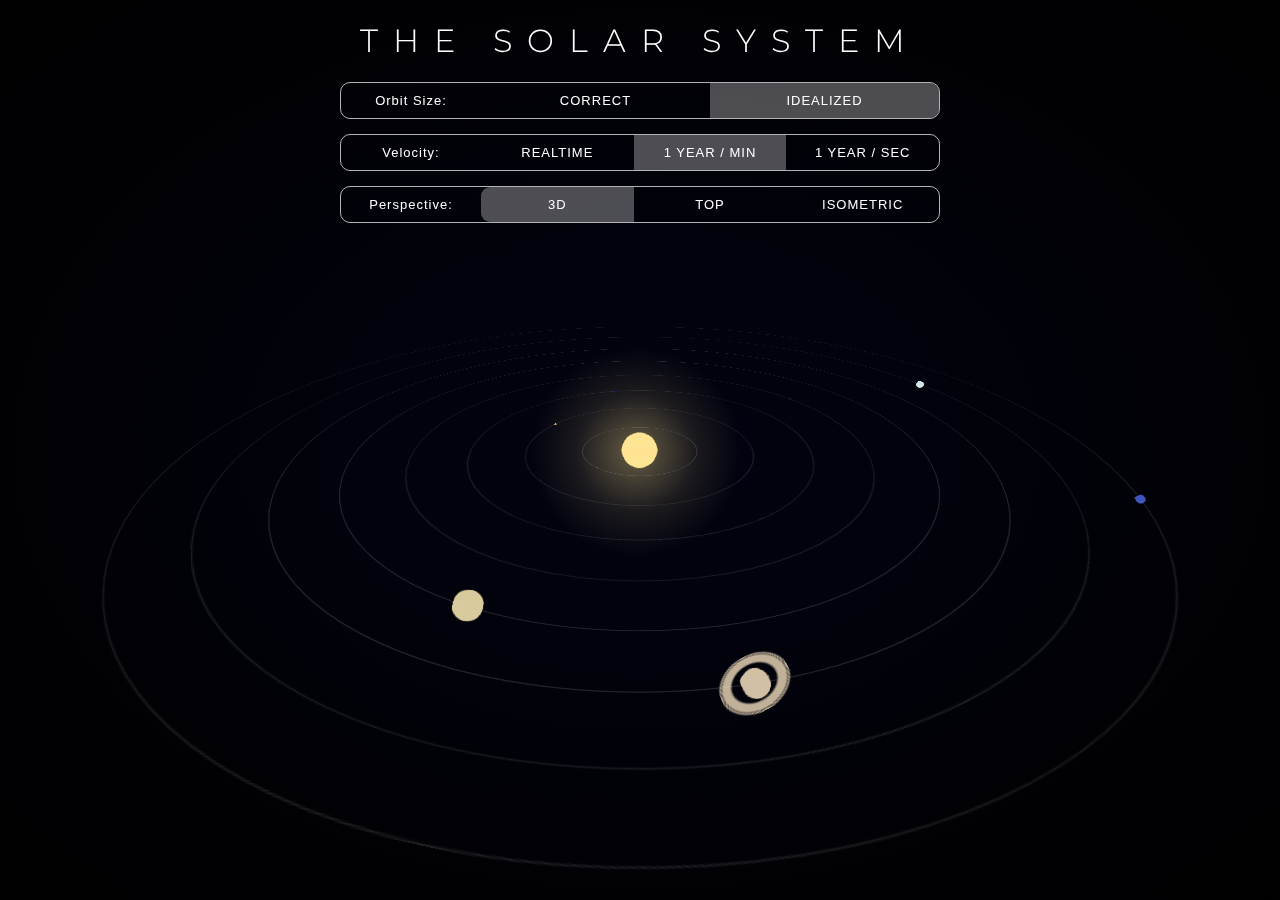
<file: index.html>
<!DOCTYPE html>
<html lang="en" >
<head>
  <meta charset="UTF-8">
  <title>CodePen - Solar System 3D Animation (Pure CSS)</title>
  <link rel="stylesheet" href="./style.css">

</head>
<body>
<!-- partial:index.partial.html -->
<input type="radio" id="correct-orbit-size" name="orbit-size"/>
<input type="radio" id="ideal-orbit-size" name="orbit-size" checked="checked"/>
<input type="radio" id="real-time" name="velocity"/>
<input type="radio" id="one-year-per-minute" name="velocity" checked="checked"/>
<input type="radio" id="one-year-per-second" name="velocity"/>
<input type="radio" id="topview" name="perspective"/>
<input type="radio" id="isometric" name="perspective"/>
<input type="radio" id="threedee" name="perspective" checked="checked"/>
<div class="universe">
  <div class="solarsystem">
    <div class="sun">
      <div class="planet__structure planet__structure--1"></div>
      <div class="planet__structure planet__structure--2"></div>
      <div class="planet__structure planet__structure--3"></div>
      <div class="planet__structure planet__structure--4"></div>
      <div class="planet__structure planet__structure--5"></div>
      <div class="planet__structure planet__structure--6"></div>
    </div>
    <div class="mercury-orbit sun-orbit">
      <div class="ascending-node ascending-node--mercury">
        <div class="inclination inclination--mercury">
          <div class="orbit__visual"></div>
          <div class="orbit__shape orbit__shape--mercury">
            <div class="planet mercury">
              <div class="planet__structure planet__structure--1"></div>
              <div class="planet__structure planet__structure--2"></div>
              <div class="planet__structure planet__structure--3"></div>
              <div class="planet__structure planet__structure--4"></div>
              <div class="planet__structure planet__structure--5"></div>
              <div class="planet__structure planet__structure--6"></div>
            </div>
          </div>
        </div>
      </div>
    </div>
    <div class="venus-orbit sun-orbit">
      <div class="ascending-node ascending-node--venus">
        <div class="inclination inclination--venus">
          <div class="orbit__visual"></div>
          <div class="orbit__shape orbit__shape--venus">
            <div class="planet venus">
              <div class="planet__structure planet__structure--1"></div>
              <div class="planet__structure planet__structure--2"></div>
              <div class="planet__structure planet__structure--3"></div>
              <div class="planet__structure planet__structure--4"></div>
              <div class="planet__structure planet__structure--5"></div>
              <div class="planet__structure planet__structure--6"></div>
            </div>
          </div>
        </div>
      </div>
    </div>
    <div class="earth-orbit sun-orbit">
      <div class="ascending-node ascending-node--earth">
        <div class="inclination inclination--earth">
          <div class="orbit__visual"></div>
          <div class="orbit__shape orbit__shape--earth">
            <div class="planet earth">
              <div class="planet__structure planet__structure--1"></div>
              <div class="planet__structure planet__structure--2"></div>
              <div class="planet__structure planet__structure--3"></div>
              <div class="planet__structure planet__structure--4"></div>
              <div class="planet__structure planet__structure--5"></div>
              <div class="planet__structure planet__structure--6"></div>
            </div>
          </div>
        </div>
      </div>
    </div>
    <div class="mars-orbit sun-orbit">
      <div class="ascending-node ascending-node--mars">
        <div class="inclination inclination--mars">
          <div class="orbit__visual"></div>
          <div class="orbit__shape orbit__shape--mars">
            <div class="planet mars">
              <div class="planet__structure planet__structure--1"></div>
              <div class="planet__structure planet__structure--2"></div>
              <div class="planet__structure planet__structure--3"></div>
              <div class="planet__structure planet__structure--4"></div>
              <div class="planet__structure planet__structure--5"></div>
              <div class="planet__structure planet__structure--6"></div>
            </div>
          </div>
        </div>
      </div>
    </div>
    <div class="jupiter-orbit sun-orbit">
      <div class="ascending-node ascending-node--jupiter">
        <div class="inclination inclination--jupiter">
          <div class="orbit__visual"></div>
          <div class="orbit__shape orbit__shape--jupiter">
            <div class="planet jupiter">
              <div class="planet__structure planet__structure--1"></div>
              <div class="planet__structure planet__structure--2"></div>
              <div class="planet__structure planet__structure--3"></div>
              <div class="planet__structure planet__structure--4"></div>
              <div class="planet__structure planet__structure--5"></div>
              <div class="planet__structure planet__structure--6"></div>
            </div>
          </div>
        </div>
      </div>
    </div>
    <div class="saturn-orbit sun-orbit">
      <div class="ascending-node ascending-node--saturn">
        <div class="inclination inclination--saturn">
          <div class="orbit__visual"></div>
          <div class="orbit__shape orbit__shape--saturn">
            <div class="planet saturn">
              <div class="planet__structure planet__structure--1"></div>
              <div class="planet__structure planet__structure--2"></div>
              <div class="planet__structure planet__structure--3"></div>
              <div class="planet__structure planet__structure--4"></div>
              <div class="planet__structure planet__structure--5"></div>
              <div class="planet__structure planet__structure--6"></div>
            </div>
            <div class="planet-orbit planet-orbit--saturn">
              <div class="rings-of-saturn"> </div>
            </div>
          </div>
        </div>
      </div>
    </div>
    <div class="uranus-orbit sun-orbit">
      <div class="ascending-node ascending-node--uranus">
        <div class="inclination inclination--uranus">
          <div class="orbit__visual"></div>
          <div class="orbit__shape orbit__shape--uranus">
            <div class="planet uranus">
              <div class="planet__structure planet__structure--1"></div>
              <div class="planet__structure planet__structure--2"></div>
              <div class="planet__structure planet__structure--3"></div>
              <div class="planet__structure planet__structure--4"></div>
              <div class="planet__structure planet__structure--5"></div>
              <div class="planet__structure planet__structure--6"></div>
            </div> 
          </div>
        </div>
      </div>
    </div>
    <div class="neptun-orbit sun-orbit">
      <div class="ascending-node ascending-node--neptun">
        <div class="inclination inclination--neptun">
          <div class="orbit__visual"></div>
          <div class="orbit__shape orbit__shape--neptun">
            <div class="planet neptun">
              <div class="planet__structure planet__structure--1"></div>
              <div class="planet__structure planet__structure--2"></div>
              <div class="planet__structure planet__structure--3"></div>
              <div class="planet__structure planet__structure--4"></div>
              <div class="planet__structure planet__structure--5"></div>
              <div class="planet__structure planet__structure--6"></div>
            </div>
          </div>
        </div>
      </div>
    </div>
  </div>
</div>
<div class="content">
  <h1>The Solar System</h1>
  <div class="controls">
    <div class="controls__group"><span>Orbit Size:</span>
      <label class="button correct-size" for="correct-orbit-size">Correct</label>
      <label class="button ideal-size" for="ideal-orbit-size">Idealized</label>
    </div>
    <div class="controls__group"><span>Velocity:</span>
      <label class="button real-time" for="real-time">Realtime</label>
      <label class="button one-year-per-minute" for="one-year-per-minute">1 Year / Min</label>
      <label class="button one-year-per-second" for="one-year-per-second">1 Year / Sec</label>
    </div>
    <div class="controls__group"><span>Perspective:</span>
      <label class="button threedee" for="threedee">3d</label>
      <label class="button topview" for="topview">Top</label>
      <label class="button isometric" for="isometric">Isometric</label>
    </div>
  </div>
</div>
<!-- partial -->
  <script  src="./script.js"></script>

</body>
</html>
</file>
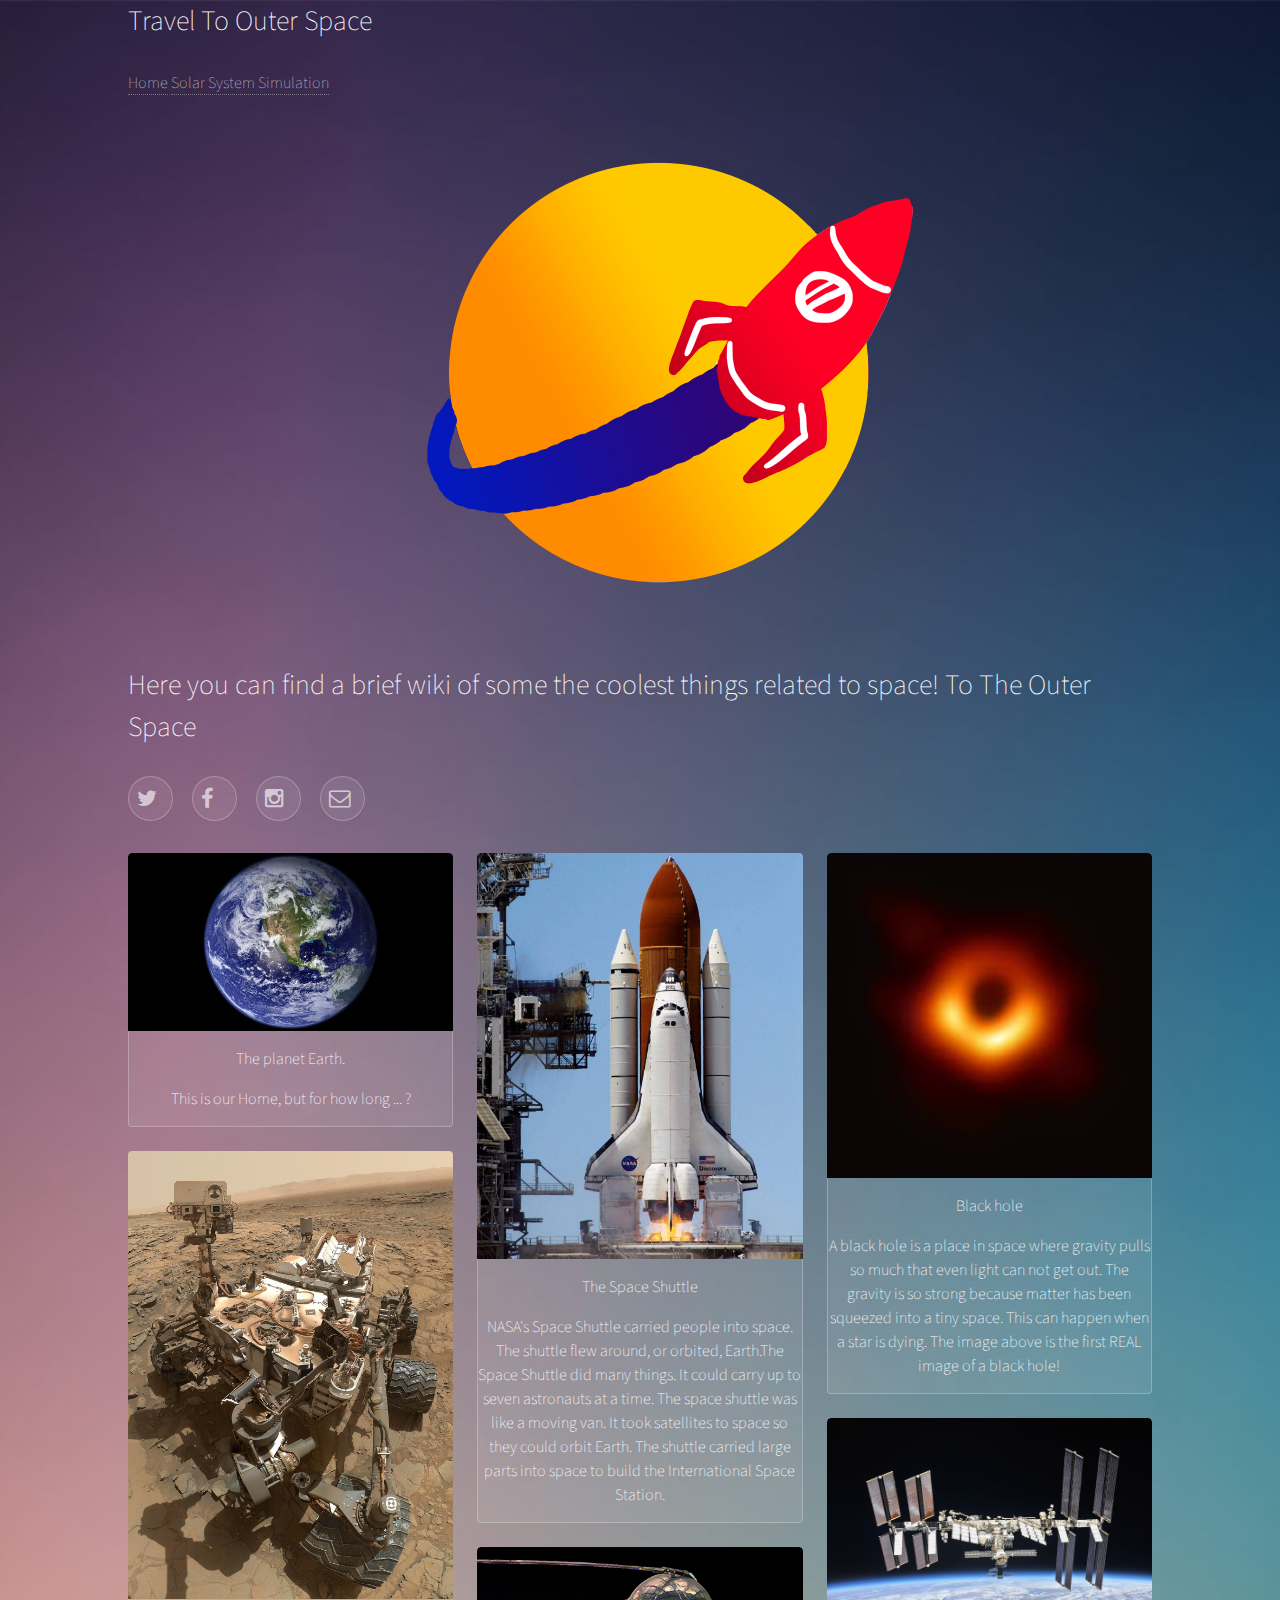
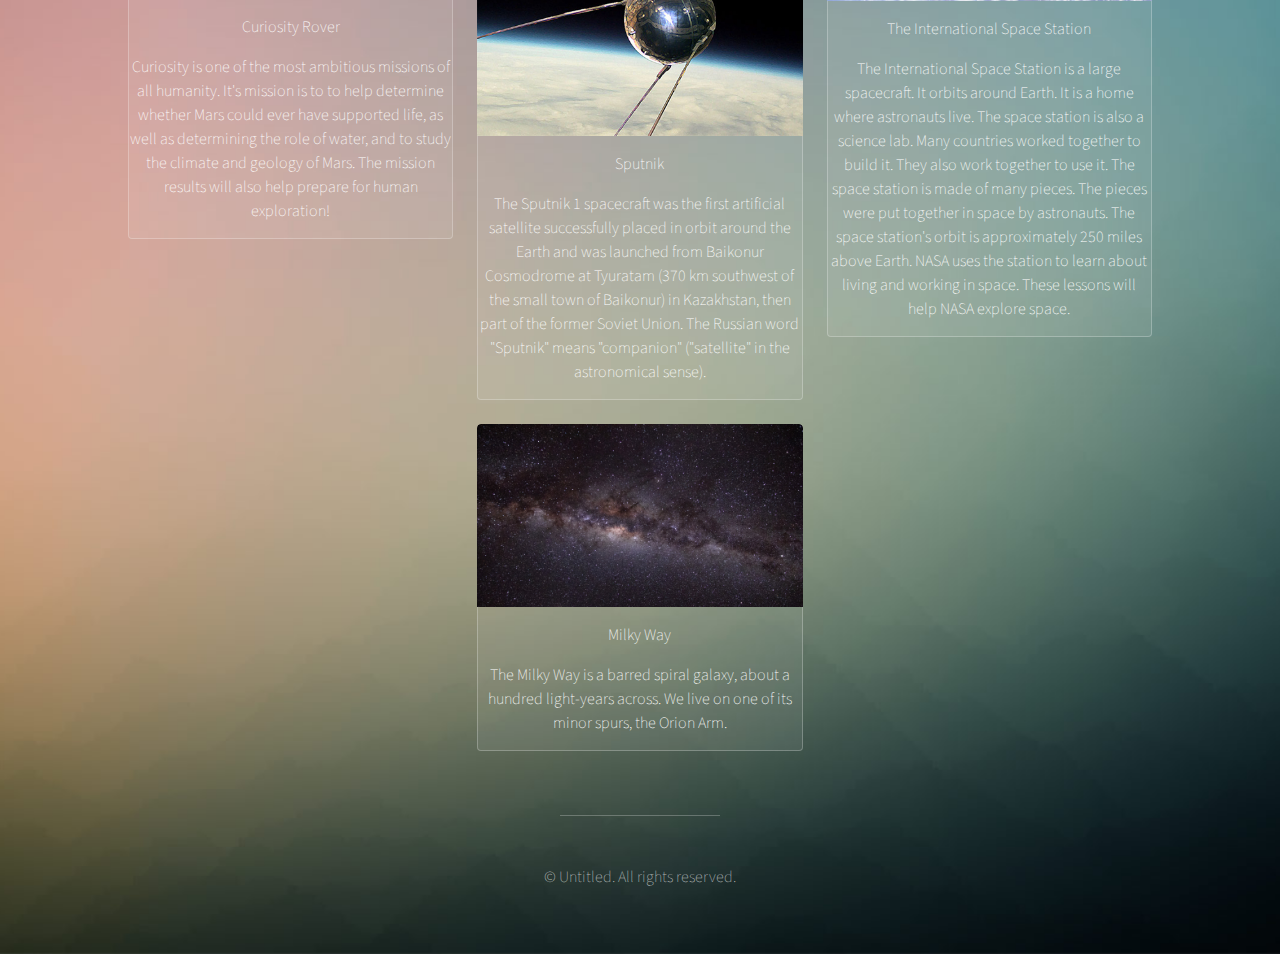
<file: index2.html>
<!DOCTYPE html>
<html lang="en">
  <head>
    <meta charset="UTF-8" />
    <meta name="viewport" content="width=device-width, initial-scale=1.0" />
    <link rel="stylesheet" href="static/css/styles.css" />
    <title>Travel To Outer Space</title>
  </head>
  <body>
    <!-- Wrapper -->
    <div id="wrapper">
      <!-- Header -->
      <header>
        <h1>Travel To Outer Space</h1>
        <nav>
          <a href="./Menu/Home.html">Home</a>
          <a href="./Menu/SolarSystemSimulation.html"
            >Solar System Simulation</a
          >
        </nav>
      </header>
      <!-- Here would fit our logo -->
      <span class="avatar"
        ><img src="static/images/avatar.png" alt="LOGO"
      /></span>
      <h1>
        Here you can find a brief wiki of some the coolest things related to
        space!
        <strong>To The Outer Space</strong>
      </h1>
      <ul class="icons">
        <li>
          <a href="#" class="icon style2 fa-twitter"
            ><span class="label">Twitter</span></a
          >
        </li>
        <li>
          <a href="#" class="icon style2 fa-facebook"
            ><span class="label">Facebook</span></a
          >
        </li>
        <li>
          <a href="#" class="icon style2 fa-instagram"
            ><span class="label">Instagram</span></a
          >
        </li>
        <li>
          <a href="#" class="icon style2 fa-envelope-o"
            ><span class="label">Email</span></a
          >
        </li>
      </ul>
      <!-- Main -->
      <section id="main">
        <!-- Thumbnails -->
        <section class="thumbnails">
          <div>
            <a href="static/images/fulls/01.jpg">
              <img src="static/images/fulls/01.jpg" alt="" />
              <h3>The planet Earth.</h3>
              <h4>This is our Home, but for how long ... ?</h4>
            </a>
            <a href="static/images/fulls/02.jpg">
              <img src="static/images/fulls/02.jpg" alt="" />
              <h3>Curiosity Rover</h3>
              <h4>
                Curiosity is one of the most ambitious missions of all humanity.
                It's mission is to to help determine whether Mars could ever
                have supported life, as well as determining the role of water,
                and to study the climate and geology of Mars. The mission
                results will also help prepare for human exploration!
              </h4>
            </a>
          </div>
          <div>
            <a href="/static/images/fulls/03.jpg">
              <img src="/static/images/fulls/03.jpg" alt="" />
              <h3>The Space Shuttle</h3>
              <h4>
                NASA's Space Shuttle carried people into space. The shuttle flew
                around, or orbited, Earth.The Space Shuttle did many things. It
                could carry up to seven astronauts at a time. The space shuttle
                was like a moving van. It took satellites to space so they could
                orbit Earth. The shuttle carried large parts into space to build
                the International Space Station.
              </h4>
            </a>
            <a href="/static/images/fulls/04.jpg">
              <img src="/static/images/fulls/04.jpg" alt="" />
              <h3>Sputnik</h3>
              <h4>
                The Sputnik 1 spacecraft was the first artificial satellite
                successfully placed in orbit around the Earth and was launched
                from Baikonur Cosmodrome at Tyuratam (370 km southwest of the
                small town of Baikonur) in Kazakhstan, then part of the former
                Soviet Union. The Russian word "Sputnik" means "companion"
                ("satellite" in the astronomical sense).
              </h4>
            </a>
            <a href="/static/images/fulls/05.jpg">
              <img src="/static/images/fulls/05.jpg" alt="" />
              <h3>Milky Way</h3>
              <h4>
                The Milky Way is a barred spiral galaxy, about a hundred
                light-years across. We live on one of its minor spurs, the Orion
                Arm.
              </h4>
            </a>
          </div>
          <div>
            <a href="/static/images/fulls/06.jpg">
              <img src="/static/images/fulls/06.jpg" alt="" />
              <h3>Black hole</h3>
              <h4>
                A black hole is a place in space where gravity pulls so much
                that even light can not get out. The gravity is so strong
                because matter has been squeezed into a tiny space. This can
                happen when a star is dying. The image above is the first REAL
                image of a black hole!
              </h4>
            </a>
            <a href="/static/images/fulls/07.jpg">
              <img src="/static/images/fulls/07.jpg" alt="" />
              <h3>The International Space Station</h3>
              <h4>
                The International Space Station is a large spacecraft. It orbits
                around Earth. It is a home where astronauts live. The space
                station is also a science lab. Many countries worked together to
                build it. They also work together to use it. The space station
                is made of many pieces. The pieces were put together in space by
                astronauts. The space station's orbit is approximately 250 miles
                above Earth. NASA uses the station to learn about living and
                working in space. These lessons will help NASA explore space.
              </h4>
            </a>
          </div>
        </section>
      </section>
      <!-- Footer -->
      <footer id="footer">
        <p>
          &copy; Untitled. All rights reserved.
        </p>
      </footer>
    </div>
    <!-- Scripts -->
    <script src="static/js/jquery.min.js"></script>
    <script src="static/js/jquery.poptrox.min.js"></script>
    <script src="static/js/main.js"></script>
    <script src="static/js/skel.min.js"></script>
  </body>
</html>
</file>
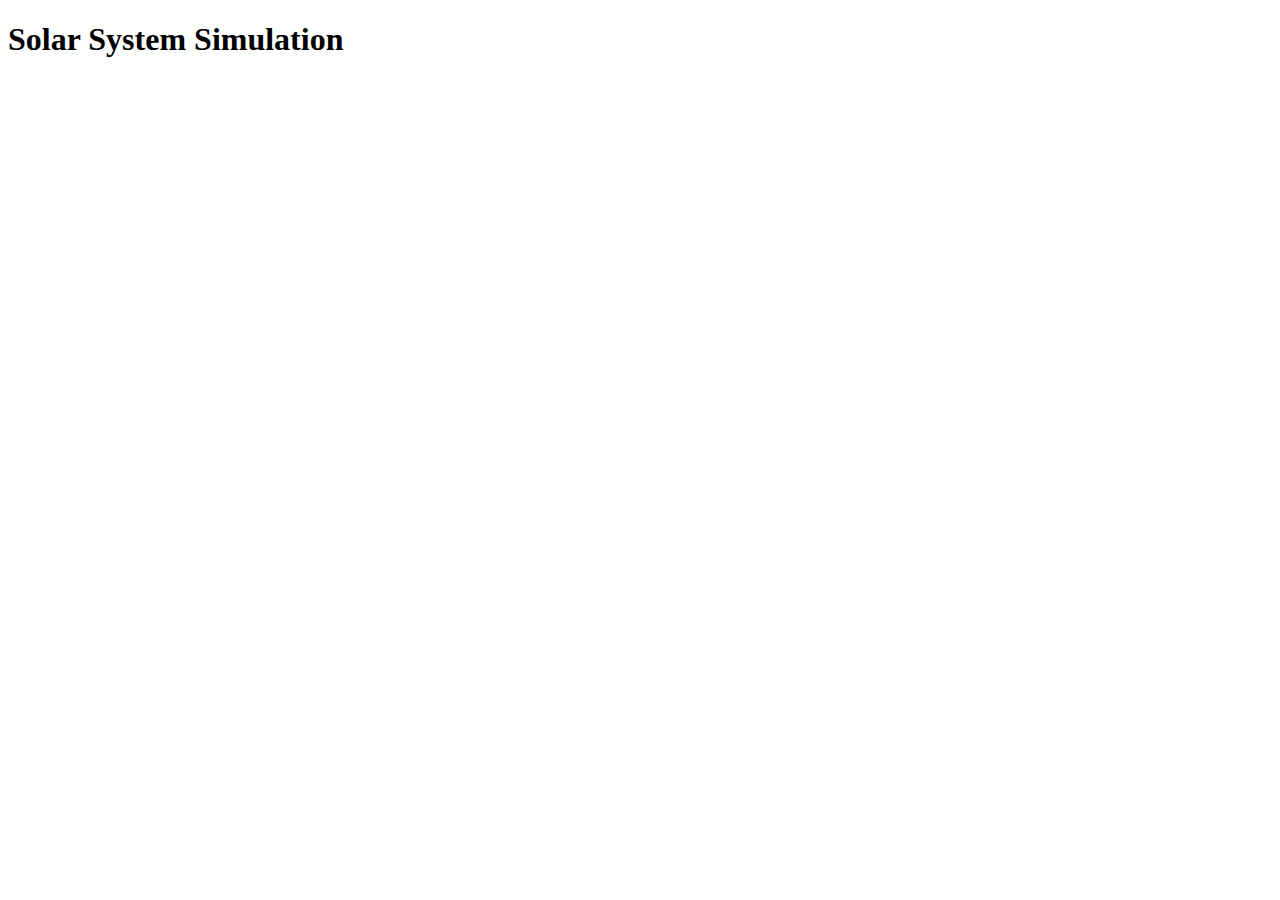
<file: Menu/SolarSystemSimulation.html>
<!DOCTYPE html>
<html lang="en">
  <head>
    <meta charset="UTF-8" />
    <meta name="viewport" content="width=device-width, initial-scale=1.0" />
    <title>Solar System Simulation</title>
  </head>
  <body>
    <h1>Solar System Simulation</h1>
  </body>
</html>
</file>
<file: style.css>
@import url("https://fonts.googleapis.com/css?family=Montserrat:300,400");
html {
  font-size: 16px;
  background-color: #000;
}
#ideal-orbit-size ~ .universe {
  --planet-size-factor: 0.01;
  --sun-size-factor: 0.001;
}
@media (max-width: 649px) {
  #ideal-orbit-size:checked ~ .universe {
    --planet-size-factor: 0.075;
    --sun-size-factor: 0.0175;
  }
}
@media (min-width: 650px) {
  #ideal-orbit-size:checked ~ .universe {
    --planet-size-factor: 0.15;
    --sun-size-factor: 0.025;
  }
}
#real-time:checked ~ .universe {
  --speed-of-animation: 1;
}
#one-year-per-minute:checked ~ .universe {
  --speed-of-animation: 518400;
}
#one-year-per-second:checked ~ .universe {
  --speed-of-animation: 31104000;
}
#topview ~ .universe {
  --topview: -65deg;
  --angle-sun-glow: 65deg;
}
#topview:checked ~ .universe {
  --topview: 0deg;
  --angle-sun-glow: 0deg;
}
#isometric ~ .universe {
  --perspective: 750px;
}
#isometric:checked ~ .universe {
  --perspective: 10000px;
}
.universe {
  --orbit-size-factor: 1000000;
  position: absolute;
  top: 0;
  left: 0;
  right: 0;
  bottom: 0;
  background: radial-gradient(#020311 0%, #000 100%);
  display: -webkit-box;
  display: flex;
  -webkit-box-pack: center;
          justify-content: center;
  -webkit-box-align: center;
          align-items: center;
  overflow: hidden;
  -webkit-perspective: var(--perspective);
          perspective: var(--perspective);
  -webkit-transition: -webkit-perspective 2s;
  transition: -webkit-perspective 2s;
  transition: perspective 2s;
  transition: perspective 2s, -webkit-perspective 2s;
}
.solarsystem {
  position: relative;
  width: 90%;
  max-width: 100vh;
  display: -webkit-box;
  display: flex;
  -webkit-box-pack: center;
          justify-content: center;
  -webkit-box-align: center;
          align-items: center;
  -webkit-transform: rotateZ(90deg) rotateY(var(--topview));
          transform: rotateZ(90deg) rotateY(var(--topview));
  -webkit-transform-style: preserve-3d;
          transform-style: preserve-3d;
  -webkit-transition: -webkit-transform 2s;
  transition: -webkit-transform 2s;
  transition: transform 2s;
  transition: transform 2s, -webkit-transform 2s;
}
.solarsystem::after {
  display: block;
  content: "";
  width: 100%;
  padding-top: 100%;
  border-radius: 50%;
}
.sun {
  position: absolute;
  width: calc(1391px * var(--sun-size-factor));
  height: calc(1391px * var(--sun-size-factor));
  background-color: #ffe493;
  border-radius: 50%;
  -webkit-transform-style: preserve-3d;
          transform-style: preserve-3d;
  -webkit-transition: width 2s, height 2s;
  transition: width 2s, height 2s;
}
.sun::before {
  display: block;
  content: "";
  height: 600%;
  width: 600%;
  background: radial-gradient(rgba(255,228,147,0.4), rgba(255,228,147,0.1) 40%, rgba(255,255,255,0) 70%);
  border-radius: 50%;
  -webkit-transform-origin: center center;
          transform-origin: center center;
  -webkit-transform: translateY(-40%) translateX(-40%) rotateY(var(--angle-sun-glow));
          transform: translateY(-40%) translateX(-40%) rotateY(var(--angle-sun-glow));
  -webkit-transition: -webkit-transform 2s;
  transition: -webkit-transform 2s;
  transition: transform 2s;
  transition: transform 2s, -webkit-transform 2s;
}
#ideal-orbit-size:checked ~ .universe .sun {
  -webkit-transition-delay: 0.6s;
          transition-delay: 0.6s;
}
.sun-orbit {
  -webkit-transform-style: preserve-3d;
          transform-style: preserve-3d;
  border-radius: 50%;
  -webkit-transition: width 2s, height 2s;
  transition: width 2s, height 2s;
}
.mercury-orbit {
  position: absolute;
  width: 1.29%;
  height: 1.29%;
  -webkit-transform: rotateZ(-224deg);
          transform: rotateZ(-224deg);
  -webkit-transition-delay: 0s;
          transition-delay: 0s;
  z-index: 9;
}
#ideal-orbit-size:checked ~ .universe .mercury-orbit {
  width: 12.5%;
  height: 12.5%;
  -webkit-transition-delay: 0.6s;
          transition-delay: 0.6s;
}
.venus-orbit {
  position: absolute;
  width: 2.4%;
  height: 2.4%;
  -webkit-transform: rotateZ(-144deg);
          transform: rotateZ(-144deg);
  -webkit-transition-delay: 0.1s;
          transition-delay: 0.1s;
  z-index: 8;
}
#ideal-orbit-size:checked ~ .universe .venus-orbit {
  width: 25%;
  height: 25%;
  -webkit-transition-delay: 0.5s;
          transition-delay: 0.5s;
}
.earth-orbit {
  position: absolute;
  width: 3.33%;
  height: 3.33%;
  -webkit-transform: rotateZ(-101deg);
          transform: rotateZ(-101deg);
  -webkit-transition-delay: 0.2s;
          transition-delay: 0.2s;
  z-index: 7;
}
#ideal-orbit-size:checked ~ .universe .earth-orbit {
  width: 37.5%;
  height: 37.5%;
  -webkit-transition-delay: 0.4s;
          transition-delay: 0.4s;
}
.mars-orbit {
  position: absolute;
  width: 5.06%;
  height: 5.06%;
  -webkit-transform: rotateZ(-39deg);
          transform: rotateZ(-39deg);
  -webkit-transition-delay: 0.3s;
          transition-delay: 0.3s;
  z-index: 6;
}
#ideal-orbit-size:checked ~ .universe .mars-orbit {
  width: 50%;
  height: 50%;
  -webkit-transition-delay: 0.3s;
          transition-delay: 0.3s;
}
.jupiter-orbit {
  position: absolute;
  width: 17.25%;
  height: 17.25%;
  -webkit-transform: rotateZ(-245deg);
          transform: rotateZ(-245deg);
  -webkit-transition-delay: 0.4s;
          transition-delay: 0.4s;
  z-index: 5;
}
#ideal-orbit-size:checked ~ .universe .jupiter-orbit {
  width: 62.5%;
  height: 62.5%;
  -webkit-transition-delay: 0.2s;
          transition-delay: 0.2s;
}
.saturn-orbit {
  position: absolute;
  width: 31.65%;
  height: 31.65%;
  -webkit-transform: rotateZ(-282deg);
          transform: rotateZ(-282deg);
  -webkit-transition-delay: 0.5s;
          transition-delay: 0.5s;
  z-index: 4;
}
#ideal-orbit-size:checked ~ .universe .saturn-orbit {
  width: 75%;
  height: 75%;
  -webkit-transition-delay: 0.1s;
          transition-delay: 0.1s;
}
.uranus-orbit {
  position: absolute;
  width: 63.96%;
  height: 63.96%;
  -webkit-transform: rotateZ(-29deg);
          transform: rotateZ(-29deg);
  -webkit-transition-delay: 0.6s;
          transition-delay: 0.6s;
  z-index: 3;
}
#ideal-orbit-size:checked ~ .universe .uranus-orbit {
  width: 87.5%;
  height: 87.5%;
  -webkit-transition-delay: 0s;
          transition-delay: 0s;
}
.neptun-orbit {
  position: absolute;
  width: 100%;
  height: 100%;
  -webkit-transform: rotateZ(-347deg);
          transform: rotateZ(-347deg);
  z-index: 2;
}
.orbit__visual {
  position: absolute;
  border: 1px solid rgba(255,255,255,0.13);
  width: 100%;
  height: 100%;
  border-radius: 50%;
  -webkit-transform: translate3d(-1px, -1px, 0);
          transform: translate3d(-1px, -1px, 0);
  -webkit-transform-style: preserve-3d;
          transform-style: preserve-3d;
}
.orbit__shape {
  position: absolute;
  width: calc(100% + 1px);
  height: calc(100% + 1px);
  -webkit-animation: orbit infinite;
          animation: orbit infinite;
  -webkit-animation-timing-function: linear;
          animation-timing-function: linear;
  -webkit-animation-delay: calc((var(--seconds-left) * -1) / var(--speed-of-animation));
          animation-delay: calc((var(--seconds-left) * -1) / var(--speed-of-animation));
  -webkit-transform-style: preserve-3d;
          transform-style: preserve-3d;
}
.orbit__shape--mercury {
  -webkit-animation-duration: calc(7603200s / var(--speed-of-animation));
          animation-duration: calc(7603200s / var(--speed-of-animation));
}
.orbit__shape--venus {
  -webkit-animation-duration: calc(19414166s / var(--speed-of-animation));
          animation-duration: calc(19414166s / var(--speed-of-animation));
}
.orbit__shape--earth {
  -webkit-animation-duration: calc(31553280s / var(--speed-of-animation));
          animation-duration: calc(31553280s / var(--speed-of-animation));
}
.orbit__shape--mars {
  -webkit-animation-duration: calc(59356800s / var(--speed-of-animation));
          animation-duration: calc(59356800s / var(--speed-of-animation));
}
.orbit__shape--jupiter {
  -webkit-animation-duration: calc(374025600s / var(--speed-of-animation));
          animation-duration: calc(374025600s / var(--speed-of-animation));
}
.orbit__shape--saturn {
  -webkit-animation-duration: calc(928886400s / var(--speed-of-animation));
          animation-duration: calc(928886400s / var(--speed-of-animation));
}
.orbit__shape--uranus {
  -webkit-animation-duration: calc(2649369600s / var(--speed-of-animation));
          animation-duration: calc(2649369600s / var(--speed-of-animation));
}
.orbit__shape--neptun {
  -webkit-animation-duration: calc(5196787200s / var(--speed-of-animation));
          animation-duration: calc(5196787200s / var(--speed-of-animation));
}
.planet {
  position: relative;
  border-radius: 50%;
  min-width: 1px;
  min-height: 1px;
  margin: 0 auto;
  left: 0;
  right: 0;
  -webkit-transform-style: preserve-3d;
          transform-style: preserve-3d;
  -webkit-transition: width 2s, height 2s, top 2s;
  transition: width 2s, height 2s, top 2s;
}
.planet::before {
  position: relative;
  display: none;
  content: "";
  height: 500%;
  -webkit-transform: translateY(-100%);
          transform: translateY(-100%);
  width: 100%;
  background: -webkit-gradient(linear, left bottom, left top, from(rgba(1,2,13,0.8)), to(rgba(1,2,13,0)));
  background: linear-gradient(to top, rgba(1,2,13,0.8), rgba(1,2,13,0) 100%);
  -webkit-clip-path: polygon(50% 0%, 100% 100%, 100% 100%, 0% 100%);
          clip-path: polygon(50% 0%, 100% 100%, 100% 100%, 0% 100%);
}
.planet__structure {
  position: absolute;
  top: 0;
  left: 0;
  width: 100%;
  height: 100%;
  background-color: inherit;
  border-radius: 50%;
  -webkit-transform-style: preserve-3d;
          transform-style: preserve-3d;
}
.planet__structure--1 {
  -webkit-transform: rotateZ(30deg);
          transform: rotateZ(30deg);
}
.planet__structure--2 {
  -webkit-transform: rotateZ(-30deg);
          transform: rotateZ(-30deg);
}
.planet__structure--3 {
  -webkit-transform: rotateX(30deg) rotateY(90deg);
          transform: rotateX(30deg) rotateY(90deg);
}
.planet__structure--4 {
  -webkit-transform: rotateX(-30deg) rotateY(90deg);
          transform: rotateX(-30deg) rotateY(90deg);
}
.planet__structure--5 {
  -webkit-transform: rotateZ(90deg) rotateY(30deg);
          transform: rotateZ(90deg) rotateY(30deg);
}
.planet__structure--6 {
  -webkit-transform: rotateZ(90deg) rotateY(-30deg);
          transform: rotateZ(90deg) rotateY(-30deg);
}
.planet__structure::before {
  position: absolute;
  top: 0;
  content: "";
  display: block;
  width: 100%;
  height: 100%;
  -webkit-transform: rotateX(45deg);
          transform: rotateX(45deg);
  background-color: inherit;
  border-radius: 50%;
}
.planet__structure::after {
  position: absolute;
  top: 0;
  content: "";
  display: block;
  width: 100%;
  height: 100%;
  -webkit-transform: rotateX(-45deg);
          transform: rotateX(-45deg);
  background-color: inherit;
  border-radius: 50%;
}
.mercury {
  width: calc(4.87px * var(--planet-size-factor));
  height: calc(4.87px * var(--planet-size-factor));
  background-color: #68696d;
  top: calc(-2.435px * var(--planet-size-factor));
}
.venus {
  width: calc(12.1px * var(--planet-size-factor));
  height: calc(12.1px * var(--planet-size-factor));
  background-color: #d3a567;
  top: calc(-6.05px * var(--planet-size-factor));
}
.earth {
  width: calc(12.7px * var(--planet-size-factor));
  height: calc(12.7px * var(--planet-size-factor));
  background-color: #00f;
  top: calc(-6.35px * var(--planet-size-factor));
}
.mars {
  width: calc(6.7px * var(--planet-size-factor));
  height: calc(6.7px * var(--planet-size-factor));
  background-color: #c1440e;
  top: calc(-3.45px * var(--planet-size-factor));
}
.jupiter {
  width: calc(139.822px * var(--planet-size-factor));
  height: calc(139.822px * var(--planet-size-factor));
  background-color: #d8ca9d;
  top: calc(-69.911px * var(--planet-size-factor));
}
.saturn {
  width: calc(116.464px * var(--planet-size-factor));
  height: calc(116.464px * var(--planet-size-factor));
  background-color: #d2c0a5;
  top: calc(-58.232px * var(--planet-size-factor));
}
.uranus {
  width: calc(50.724px * var(--planet-size-factor));
  height: calc(50.724px * var(--planet-size-factor));
  background-color: #d1e7e7;
  top: calc(-25.362px * var(--planet-size-factor));
}
.neptun {
  width: calc(49.244px * var(--planet-size-factor));
  height: calc(49.244px * var(--planet-size-factor));
  background-color: #3f54ba;
  top: calc(-24.622px * var(--planet-size-factor));
}
.planet-orbit {
  -webkit-animation: orbit infinite;
          animation: orbit infinite;
  -webkit-animation-timing-function: linear;
          animation-timing-function: linear;
  -webkit-transform-style: preserve-3d;
          transform-style: preserve-3d;
  top: 0;
  left: 0;
  right: 0;
  position: absolute;
}
.planet-orbit--saturn {
  -webkit-animation-duration: calc(933465600s / var(--speed-of-animation));
          animation-duration: calc(933465600s / var(--speed-of-animation));
  -webkit-animation-delay: calc(((var(--seconds-left) + 433366400) * -1) / var(--speed-of-animation));
          animation-delay: calc(((var(--seconds-left) + 433366400) * -1) / var(--speed-of-animation));
}
.rings-of-saturn {
  -webkit-transform: rotateX(0deg) rotateY(27deg);
          transform: rotateX(0deg) rotateY(27deg);
  position: absolute;
  width: calc(280px * var(--planet-size-factor) + 3px);
  height: calc(280px * var(--planet-size-factor) + 3px);
  background: radial-gradient(rgba(0,0,0,0), rgba(0,0,0,0) 45%, #c1b199 48%, #c1b199 65%, rgba(0,0,0,0) 66%, #c1b199 68%, #c1b199 100%);
  top: calc(-140px * var(--planet-size-factor) - 1.5px);
  border-radius: 50%;
  margin: 0 auto;
  left: 0;
  right: 0;
  -webkit-transition: width 2s, height 2s, top 2s;
  transition: width 2s, height 2s, top 2s;
}
.ascending-node {
  position: relative;
  height: 100%;
  -webkit-transform-style: preserve-3d;
          transform-style: preserve-3d;
/*&--mercury
    transform rotateZ(48.33deg)
  &--venus
    transform rotateZ(76.68deg)
  &--earth
    transform rotateZ(-11.26deg)
  &--mars
    transform rotateZ(49.58deg)
  &--jupiter
    transform rotateZ(100.55deg)
  &--saturn
    transform rotateZ(113.72deg)
  &--uranus
    transform rotateZ(74.23deg)
  &--neptun
    transform rotateZ(131.72deg)*/
}
.inclination {
  position: relative;
  height: 100%;
  -webkit-transform-style: preserve-3d;
          transform-style: preserve-3d;
/*&--mercury
    transform rotateX(-7deg)
  &--venus
    transform rotateX(-3.5deg)
  &--earth
    transform rotateX(0deg)
  &--mars
    transform rotateX(-1.9deg)
  &--jupiter
    transform rotateX(-1.3deg)
  &--saturn
    transform rotateX(-2.5deg)
  &--uranus
    transform rotateX(-0.8deg)
  &--neptun
    transform rotateX(-1.8deg)*/
}
.content {
  color: #fff;
  width: 100%;
  height: 100%;
  font-size: 16px;
  top: 0;
  left: 0;
  position: absolute;
  font-family: Open Sans, sans-serif;
  text-align: center;
}
.content h1 {
  font-weight: 300;
  text-transform: uppercase;
  font-family: 'Montserrat', sans-serif;
  letter-spacing: 15px;
}
.controls {
  -webkit-box-pack: center;
          justify-content: center;
  font-weight: 300;
  letter-spacing: 1px;
  font-size: 13px;
  max-width: 600px;
  width: 100%;
}
@media (max-width: 649px) {
  .controls {
    position: absolute;
    bottom: 0;
  }
}
@media (min-width: 650px) {
  .controls {
    display: inline-block;
  }
}
.controls span {
  width: 120px;
}
.controls__group {
  border-radius: 10px;
  border: 1px solid rgba(255,255,255,0.7);
  display: -webkit-box;
  display: flex;
  -webkit-box-flex: 1;
          flex: 1;
  margin-bottom: 15px;
}
.controls__group > * {
  padding: 10px;
  display: block;
}
.button {
  -webkit-box-flex: 1;
          flex: 1;
  -webkit-transition: background-color 0.4s;
  transition: background-color 0.4s;
  text-transform: uppercase;
  -webkit-user-select: none;
     -moz-user-select: none;
      -ms-user-select: none;
          user-select: none;
}
.button:hover {
  background-color: rgba(255,255,255,0.2);
}
.button:first-of-type {
  border-radius: 9px 0 0 9px;
}
.button:last-child {
  border-radius: 0 9px 9px 0;
}
#ideal-orbit-size:checked ~ .content .button.ideal-size,
#correct-orbit-size:checked ~ .content .button.correct-size,
#real-time:checked ~ .content .button.real-time,
#one-year-per-minute:checked ~ .content .button.one-year-per-minute,
#one-year-per-second:checked ~ .content .button.one-year-per-second,
#topview:checked ~ .content .button.topview,
#isometric:checked ~ .content .button.isometric,
#threedee:checked ~ .content .button.threedee {
  background-color: rgba(255,255,255,0.3);
}
@-webkit-keyframes orbit {
  from {
    -webkit-transform: rotate(360deg);
            transform: rotate(360deg);
  }
  to {
    -webkit-transform: rotate(0deg);
            transform: rotate(0deg);
  }
}
@keyframes orbit {
  from {
    -webkit-transform: rotate(360deg);
            transform: rotate(360deg);
  }
  to {
    -webkit-transform: rotate(0deg);
            transform: rotate(0deg);
  }
}
</file>
<file: static/css/styles.css>
@charset "UTF-8";
@import url(../../font-awesome.min.css);
@import url("http://fonts.googleapis.com/css?family=Source+Sans+Pro:200");

/* Reset */

html,
body,
div,
span,
applet,
object,
iframe,
h1,
h2,
h3,
h4,
h5,
h6,
p,
blockquote,
pre,
a,
abbr,
acronym,
address,
big,
cite,
code,
del,
dfn,
em,
img,
ins,
kbd,
q,
s,
samp,
small,
strike,
strong,
sub,
sup,
tt,
var,
b,
u,
i,
center,
dl,
dt,
dd,
ol,
ul,
li,
fieldset,
form,
label,
legend,
table,
caption,
tbody,
tfoot,
thead,
tr,
th,
td,
article,
aside,
canvas,
details,
embed,
figure,
figcaption,
footer,
header,
hgroup,
menu,
nav,
output,
ruby,
section,
summary,
time,
mark,
audio,
video {
  margin: 0;
  padding: 0;
  border: 0;
  font-size: 100%;
  font: inherit;
  vertical-align: baseline;
}

article,
aside,
details,
figcaption,
figure,
footer,
header,
hgroup,
menu,
nav,
section {
  display: block;
}

body {
  line-height: 1;
}

ol,
ul {
  list-style: none;
}

blockquote,
q {
  quotes: none;
}

blockquote:before,
blockquote:after,
q:before,
q:after {
  content: "";
  content: none;
}

table {
  border-collapse: collapse;
  border-spacing: 0;
}

body {
  -webkit-text-size-adjust: none;
}

/* Box Model */

*,
*:before,
*:after {
  -moz-box-sizing: border-box;
  -webkit-box-sizing: border-box;
  box-sizing: border-box;
}

/* Grid */

.row {
  border-bottom: solid 1px transparent;
  -moz-box-sizing: border-box;
  -webkit-box-sizing: border-box;
  box-sizing: border-box;
}

.row > * {
  float: left;
  -moz-box-sizing: border-box;
  -webkit-box-sizing: border-box;
  box-sizing: border-box;
}

.row:after,
.row:before {
  content: "";
  display: block;
  clear: both;
  height: 0;
}

.row.uniform > * > :first-child {
  margin-top: 0;
}

.row.uniform > * > :last-child {
  margin-bottom: 0;
}

.row.\30 \25 > * {
  padding: 0 0 0 0em;
}

.row.\30 \25 {
  margin: 0 0 -1px 0em;
}

.row.uniform.\30 \25 > * {
  padding: 0em 0 0 0em;
}

.row.uniform.\30 \25 {
  margin: 0em 0 -1px 0em;
}

.row > * {
  padding: 0 0 0 2em;
}

.row {
  margin: 0 0 -1px -2em;
}

.row.uniform > * {
  padding: 2em 0 0 2em;
}

.row.uniform {
  margin: -2em 0 -1px -2em;
}

.row.\32 00\25 > * {
  padding: 0 0 0 4em;
}

.row.\32 00\25 {
  margin: 0 0 -1px -4em;
}

.row.uniform.\32 00\25 > * {
  padding: 4em 0 0 4em;
}

.row.uniform.\32 00\25 {
  margin: -4em 0 -1px -4em;
}

.row.\31 50\25 > * {
  padding: 0 0 0 3em;
}

.row.\31 50\25 {
  margin: 0 0 -1px -3em;
}

.row.uniform.\31 50\25 > * {
  padding: 3em 0 0 3em;
}

.row.uniform.\31 50\25 {
  margin: -3em 0 -1px -3em;
}

.row.\35 0\25 > * {
  padding: 0 0 0 1em;
}

.row.\35 0\25 {
  margin: 0 0 -1px -1em;
}

.row.uniform.\35 0\25 > * {
  padding: 1em 0 0 1em;
}

.row.uniform.\35 0\25 {
  margin: -1em 0 -1px -1em;
}

.row.\32 5\25 > * {
  padding: 0 0 0 0.5em;
}

.row.\32 5\25 {
  margin: 0 0 -1px -0.5em;
}

.row.uniform.\32 5\25 > * {
  padding: 0.5em 0 0 0.5em;
}

.row.uniform.\32 5\25 {
  margin: -0.5em 0 -1px -0.5em;
}

.\31 2u,
.\31 2u\24 {
  width: 100%;
  clear: none;
  margin-left: 0;
}

.\31 1u,
.\31 1u\24 {
  width: 91.6666666667%;
  clear: none;
  margin-left: 0;
}

.\31 0u,
.\31 0u\24 {
  width: 83.3333333333%;
  clear: none;
  margin-left: 0;
}

.\39 u,
.\39 u\24 {
  width: 75%;
  clear: none;
  margin-left: 0;
}

.\38 u,
.\38 u\24 {
  width: 66.6666666667%;
  clear: none;
  margin-left: 0;
}

.\37 u,
.\37 u\24 {
  width: 58.3333333333%;
  clear: none;
  margin-left: 0;
}

.\36 u,
.\36 u\24 {
  width: 50%;
  clear: none;
  margin-left: 0;
}

.\35 u,
.\35 u\24 {
  width: 41.6666666667%;
  clear: none;
  margin-left: 0;
}

.\34 u,
.\34 u\24 {
  width: 33.3333333333%;
  clear: none;
  margin-left: 0;
}

.\33 u,
.\33 u\24 {
  width: 25%;
  clear: none;
  margin-left: 0;
}

.\32 u,
.\32 u\24 {
  width: 16.6666666667%;
  clear: none;
  margin-left: 0;
}

.\31 u,
.\31 u\24 {
  width: 8.3333333333%;
  clear: none;
  margin-left: 0;
}

.\31 2u\24 + *,
.\31 1u\24 + *,
.\31 0u\24 + *,
.\39 u\24 + *,
.\38 u\24 + *,
.\37 u\24 + *,
.\36 u\24 + *,
.\35 u\24 + *,
.\34 u\24 + *,
.\33 u\24 + *,
.\32 u\24 + *,
.\31 u\24 + * {
  clear: left;
}

.\-11u {
  margin-left: 91.66667%;
}

.\-10u {
  margin-left: 83.33333%;
}

.\-9u {
  margin-left: 75%;
}

.\-8u {
  margin-left: 66.66667%;
}

.\-7u {
  margin-left: 58.33333%;
}

.\-6u {
  margin-left: 50%;
}

.\-5u {
  margin-left: 41.66667%;
}

.\-4u {
  margin-left: 33.33333%;
}

.\-3u {
  margin-left: 25%;
}

.\-2u {
  margin-left: 16.66667%;
}

.\-1u {
  margin-left: 8.33333%;
}

@media screen and (max-width: 1680px) {
  .row > * {
    padding: 0 0 0 2em;
  }

  .row {
    margin: 0 0 -1px -2em;
  }

  .row.uniform > * {
    padding: 2em 0 0 2em;
  }

  .row.uniform {
    margin: -2em 0 -1px -2em;
  }

  .row.\32 00\25 > * {
    padding: 0 0 0 4em;
  }

  .row.\32 00\25 {
    margin: 0 0 -1px -4em;
  }

  .row.uniform.\32 00\25 > * {
    padding: 4em 0 0 4em;
  }

  .row.uniform.\32 00\25 {
    margin: -4em 0 -1px -4em;
  }

  .row.\31 50\25 > * {
    padding: 0 0 0 3em;
  }

  .row.\31 50\25 {
    margin: 0 0 -1px -3em;
  }

  .row.uniform.\31 50\25 > * {
    padding: 3em 0 0 3em;
  }

  .row.uniform.\31 50\25 {
    margin: -3em 0 -1px -3em;
  }

  .row.\35 0\25 > * {
    padding: 0 0 0 1em;
  }

  .row.\35 0\25 {
    margin: 0 0 -1px -1em;
  }

  .row.uniform.\35 0\25 > * {
    padding: 1em 0 0 1em;
  }

  .row.uniform.\35 0\25 {
    margin: -1em 0 -1px -1em;
  }

  .row.\32 5\25 > * {
    padding: 0 0 0 0.5em;
  }

  .row.\32 5\25 {
    margin: 0 0 -1px -0.5em;
  }

  .row.uniform.\32 5\25 > * {
    padding: 0.5em 0 0 0.5em;
  }

  .row.uniform.\32 5\25 {
    margin: -0.5em 0 -1px -0.5em;
  }

  .\31 2u\28xlarge\29,
  .\31 2u\24\28xlarge\29 {
    width: 100%;
    clear: none;
    margin-left: 0;
  }

  .\31 1u\28xlarge\29,
  .\31 1u\24\28xlarge\29 {
    width: 91.6666666667%;
    clear: none;
    margin-left: 0;
  }

  .\31 0u\28xlarge\29,
  .\31 0u\24\28xlarge\29 {
    width: 83.3333333333%;
    clear: none;
    margin-left: 0;
  }

  .\39 u\28xlarge\29,
  .\39 u\24\28xlarge\29 {
    width: 75%;
    clear: none;
    margin-left: 0;
  }

  .\38 u\28xlarge\29,
  .\38 u\24\28xlarge\29 {
    width: 66.6666666667%;
    clear: none;
    margin-left: 0;
  }

  .\37 u\28xlarge\29,
  .\37 u\24\28xlarge\29 {
    width: 58.3333333333%;
    clear: none;
    margin-left: 0;
  }

  .\36 u\28xlarge\29,
  .\36 u\24\28xlarge\29 {
    width: 50%;
    clear: none;
    margin-left: 0;
  }

  .\35 u\28xlarge\29,
  .\35 u\24\28xlarge\29 {
    width: 41.6666666667%;
    clear: none;
    margin-left: 0;
  }

  .\34 u\28xlarge\29,
  .\34 u\24\28xlarge\29 {
    width: 33.3333333333%;
    clear: none;
    margin-left: 0;
  }

  .\33 u\28xlarge\29,
  .\33 u\24\28xlarge\29 {
    width: 25%;
    clear: none;
    margin-left: 0;
  }

  .\32 u\28xlarge\29,
  .\32 u\24\28xlarge\29 {
    width: 16.6666666667%;
    clear: none;
    margin-left: 0;
  }

  .\31 u\28xlarge\29,
  .\31 u\24\28xlarge\29 {
    width: 8.3333333333%;
    clear: none;
    margin-left: 0;
  }

  .\31 2u\24\28xlarge\29 + *,
  .\31 1u\24\28xlarge\29 + *,
  .\31 0u\24\28xlarge\29 + *,
  .\39 u\24\28xlarge\29 + *,
  .\38 u\24\28xlarge\29 + *,
  .\37 u\24\28xlarge\29 + *,
  .\36 u\24\28xlarge\29 + *,
  .\35 u\24\28xlarge\29 + *,
  .\34 u\24\28xlarge\29 + *,
  .\33 u\24\28xlarge\29 + *,
  .\32 u\24\28xlarge\29 + *,
  .\31 u\24\28xlarge\29 + * {
    clear: left;
  }

  .\-11u\28xlarge\29 {
    margin-left: 91.66667%;
  }

  .\-10u\28xlarge\29 {
    margin-left: 83.33333%;
  }

  .\-9u\28xlarge\29 {
    margin-left: 75%;
  }

  .\-8u\28xlarge\29 {
    margin-left: 66.66667%;
  }

  .\-7u\28xlarge\29 {
    margin-left: 58.33333%;
  }

  .\-6u\28xlarge\29 {
    margin-left: 50%;
  }

  .\-5u\28xlarge\29 {
    margin-left: 41.66667%;
  }

  .\-4u\28xlarge\29 {
    margin-left: 33.33333%;
  }

  .\-3u\28xlarge\29 {
    margin-left: 25%;
  }

  .\-2u\28xlarge\29 {
    margin-left: 16.66667%;
  }

  .\-1u\28xlarge\29 {
    margin-left: 8.33333%;
  }
}

@media screen and (max-width: 1280px) {
  .row > * {
    padding: 0 0 0 2em;
  }

  .row {
    margin: 0 0 -1px -2em;
  }

  .row.uniform > * {
    padding: 2em 0 0 2em;
  }

  .row.uniform {
    margin: -2em 0 -1px -2em;
  }

  .row.\32 00\25 > * {
    padding: 0 0 0 4em;
  }

  .row.\32 00\25 {
    margin: 0 0 -1px -4em;
  }

  .row.uniform.\32 00\25 > * {
    padding: 4em 0 0 4em;
  }

  .row.uniform.\32 00\25 {
    margin: -4em 0 -1px -4em;
  }

  .row.\31 50\25 > * {
    padding: 0 0 0 3em;
  }

  .row.\31 50\25 {
    margin: 0 0 -1px -3em;
  }

  .row.uniform.\31 50\25 > * {
    padding: 3em 0 0 3em;
  }

  .row.uniform.\31 50\25 {
    margin: -3em 0 -1px -3em;
  }

  .row.\35 0\25 > * {
    padding: 0 0 0 1em;
  }

  .row.\35 0\25 {
    margin: 0 0 -1px -1em;
  }

  .row.uniform.\35 0\25 > * {
    padding: 1em 0 0 1em;
  }

  .row.uniform.\35 0\25 {
    margin: -1em 0 -1px -1em;
  }

  .row.\32 5\25 > * {
    padding: 0 0 0 0.5em;
  }

  .row.\32 5\25 {
    margin: 0 0 -1px -0.5em;
  }

  .row.uniform.\32 5\25 > * {
    padding: 0.5em 0 0 0.5em;
  }

  .row.uniform.\32 5\25 {
    margin: -0.5em 0 -1px -0.5em;
  }

  .\31 2u\28large\29,
  .\31 2u\24\28large\29 {
    width: 100%;
    clear: none;
    margin-left: 0;
  }

  .\31 1u\28large\29,
  .\31 1u\24\28large\29 {
    width: 91.6666666667%;
    clear: none;
    margin-left: 0;
  }

  .\31 0u\28large\29,
  .\31 0u\24\28large\29 {
    width: 83.3333333333%;
    clear: none;
    margin-left: 0;
  }

  .\39 u\28large\29,
  .\39 u\24\28large\29 {
    width: 75%;
    clear: none;
    margin-left: 0;
  }

  .\38 u\28large\29,
  .\38 u\24\28large\29 {
    width: 66.6666666667%;
    clear: none;
    margin-left: 0;
  }

  .\37 u\28large\29,
  .\37 u\24\28large\29 {
    width: 58.3333333333%;
    clear: none;
    margin-left: 0;
  }

  .\36 u\28large\29,
  .\36 u\24\28large\29 {
    width: 50%;
    clear: none;
    margin-left: 0;
  }

  .\35 u\28large\29,
  .\35 u\24\28large\29 {
    width: 41.6666666667%;
    clear: none;
    margin-left: 0;
  }

  .\34 u\28large\29,
  .\34 u\24\28large\29 {
    width: 33.3333333333%;
    clear: none;
    margin-left: 0;
  }

  .\33 u\28large\29,
  .\33 u\24\28large\29 {
    width: 25%;
    clear: none;
    margin-left: 0;
  }

  .\32 u\28large\29,
  .\32 u\24\28large\29 {
    width: 16.6666666667%;
    clear: none;
    margin-left: 0;
  }

  .\31 u\28large\29,
  .\31 u\24\28large\29 {
    width: 8.3333333333%;
    clear: none;
    margin-left: 0;
  }

  .\31 2u\24\28large\29 + *,
  .\31 1u\24\28large\29 + *,
  .\31 0u\24\28large\29 + *,
  .\39 u\24\28large\29 + *,
  .\38 u\24\28large\29 + *,
  .\37 u\24\28large\29 + *,
  .\36 u\24\28large\29 + *,
  .\35 u\24\28large\29 + *,
  .\34 u\24\28large\29 + *,
  .\33 u\24\28large\29 + *,
  .\32 u\24\28large\29 + *,
  .\31 u\24\28large\29 + * {
    clear: left;
  }

  .\-11u\28large\29 {
    margin-left: 91.66667%;
  }

  .\-10u\28large\29 {
    margin-left: 83.33333%;
  }

  .\-9u\28large\29 {
    margin-left: 75%;
  }

  .\-8u\28large\29 {
    margin-left: 66.66667%;
  }

  .\-7u\28large\29 {
    margin-left: 58.33333%;
  }

  .\-6u\28large\29 {
    margin-left: 50%;
  }

  .\-5u\28large\29 {
    margin-left: 41.66667%;
  }

  .\-4u\28large\29 {
    margin-left: 33.33333%;
  }

  .\-3u\28large\29 {
    margin-left: 25%;
  }

  .\-2u\28large\29 {
    margin-left: 16.66667%;
  }

  .\-1u\28large\29 {
    margin-left: 8.33333%;
  }
}

@media screen and (max-width: 980px) {
  .row > * {
    padding: 0 0 0 2em;
  }

  .row {
    margin: 0 0 -1px -2em;
  }

  .row.uniform > * {
    padding: 2em 0 0 2em;
  }

  .row.uniform {
    margin: -2em 0 -1px -2em;
  }

  .row.\32 00\25 > * {
    padding: 0 0 0 4em;
  }

  .row.\32 00\25 {
    margin: 0 0 -1px -4em;
  }

  .row.uniform.\32 00\25 > * {
    padding: 4em 0 0 4em;
  }

  .row.uniform.\32 00\25 {
    margin: -4em 0 -1px -4em;
  }

  .row.\31 50\25 > * {
    padding: 0 0 0 3em;
  }

  .row.\31 50\25 {
    margin: 0 0 -1px -3em;
  }

  .row.uniform.\31 50\25 > * {
    padding: 3em 0 0 3em;
  }

  .row.uniform.\31 50\25 {
    margin: -3em 0 -1px -3em;
  }

  .row.\35 0\25 > * {
    padding: 0 0 0 1em;
  }

  .row.\35 0\25 {
    margin: 0 0 -1px -1em;
  }

  .row.uniform.\35 0\25 > * {
    padding: 1em 0 0 1em;
  }

  .row.uniform.\35 0\25 {
    margin: -1em 0 -1px -1em;
  }

  .row.\32 5\25 > * {
    padding: 0 0 0 0.5em;
  }

  .row.\32 5\25 {
    margin: 0 0 -1px -0.5em;
  }

  .row.uniform.\32 5\25 > * {
    padding: 0.5em 0 0 0.5em;
  }

  .row.uniform.\32 5\25 {
    margin: -0.5em 0 -1px -0.5em;
  }

  .\31 2u\28medium\29,
  .\31 2u\24\28medium\29 {
    width: 100%;
    clear: none;
    margin-left: 0;
  }

  .\31 1u\28medium\29,
  .\31 1u\24\28medium\29 {
    width: 91.6666666667%;
    clear: none;
    margin-left: 0;
  }

  .\31 0u\28medium\29,
  .\31 0u\24\28medium\29 {
    width: 83.3333333333%;
    clear: none;
    margin-left: 0;
  }

  .\39 u\28medium\29,
  .\39 u\24\28medium\29 {
    width: 75%;
    clear: none;
    margin-left: 0;
  }

  .\38 u\28medium\29,
  .\38 u\24\28medium\29 {
    width: 66.6666666667%;
    clear: none;
    margin-left: 0;
  }

  .\37 u\28medium\29,
  .\37 u\24\28medium\29 {
    width: 58.3333333333%;
    clear: none;
    margin-left: 0;
  }

  .\36 u\28medium\29,
  .\36 u\24\28medium\29 {
    width: 50%;
    clear: none;
    margin-left: 0;
  }

  .\35 u\28medium\29,
  .\35 u\24\28medium\29 {
    width: 41.6666666667%;
    clear: none;
    margin-left: 0;
  }

  .\34 u\28medium\29,
  .\34 u\24\28medium\29 {
    width: 33.3333333333%;
    clear: none;
    margin-left: 0;
  }

  .\33 u\28medium\29,
  .\33 u\24\28medium\29 {
    width: 25%;
    clear: none;
    margin-left: 0;
  }

  .\32 u\28medium\29,
  .\32 u\24\28medium\29 {
    width: 16.6666666667%;
    clear: none;
    margin-left: 0;
  }

  .\31 u\28medium\29,
  .\31 u\24\28medium\29 {
    width: 8.3333333333%;
    clear: none;
    margin-left: 0;
  }

  .\31 2u\24\28medium\29 + *,
  .\31 1u\24\28medium\29 + *,
  .\31 0u\24\28medium\29 + *,
  .\39 u\24\28medium\29 + *,
  .\38 u\24\28medium\29 + *,
  .\37 u\24\28medium\29 + *,
  .\36 u\24\28medium\29 + *,
  .\35 u\24\28medium\29 + *,
  .\34 u\24\28medium\29 + *,
  .\33 u\24\28medium\29 + *,
  .\32 u\24\28medium\29 + *,
  .\31 u\24\28medium\29 + * {
    clear: left;
  }

  .\-11u\28medium\29 {
    margin-left: 91.66667%;
  }

  .\-10u\28medium\29 {
    margin-left: 83.33333%;
  }

  .\-9u\28medium\29 {
    margin-left: 75%;
  }

  .\-8u\28medium\29 {
    margin-left: 66.66667%;
  }

  .\-7u\28medium\29 {
    margin-left: 58.33333%;
  }

  .\-6u\28medium\29 {
    margin-left: 50%;
  }

  .\-5u\28medium\29 {
    margin-left: 41.66667%;
  }

  .\-4u\28medium\29 {
    margin-left: 33.33333%;
  }

  .\-3u\28medium\29 {
    margin-left: 25%;
  }

  .\-2u\28medium\29 {
    margin-left: 16.66667%;
  }

  .\-1u\28medium\29 {
    margin-left: 8.33333%;
  }
}

@media screen and (max-width: 736px) {
  .row > * {
    padding: 0 0 0 2em;
  }

  .row {
    margin: 0 0 -1px -2em;
  }

  .row.uniform > * {
    padding: 2em 0 0 2em;
  }

  .row.uniform {
    margin: -2em 0 -1px -2em;
  }

  .row.\32 00\25 > * {
    padding: 0 0 0 4em;
  }

  .row.\32 00\25 {
    margin: 0 0 -1px -4em;
  }

  .row.uniform.\32 00\25 > * {
    padding: 4em 0 0 4em;
  }

  .row.uniform.\32 00\25 {
    margin: -4em 0 -1px -4em;
  }

  .row.\31 50\25 > * {
    padding: 0 0 0 3em;
  }

  .row.\31 50\25 {
    margin: 0 0 -1px -3em;
  }

  .row.uniform.\31 50\25 > * {
    padding: 3em 0 0 3em;
  }

  .row.uniform.\31 50\25 {
    margin: -3em 0 -1px -3em;
  }

  .row.\35 0\25 > * {
    padding: 0 0 0 1em;
  }

  .row.\35 0\25 {
    margin: 0 0 -1px -1em;
  }

  .row.uniform.\35 0\25 > * {
    padding: 1em 0 0 1em;
  }

  .row.uniform.\35 0\25 {
    margin: -1em 0 -1px -1em;
  }

  .row.\32 5\25 > * {
    padding: 0 0 0 0.5em;
  }

  .row.\32 5\25 {
    margin: 0 0 -1px -0.5em;
  }

  .row.uniform.\32 5\25 > * {
    padding: 0.5em 0 0 0.5em;
  }

  .row.uniform.\32 5\25 {
    margin: -0.5em 0 -1px -0.5em;
  }

  .\31 2u\28small\29,
  .\31 2u\24\28small\29 {
    width: 100%;
    clear: none;
    margin-left: 0;
  }

  .\31 1u\28small\29,
  .\31 1u\24\28small\29 {
    width: 91.6666666667%;
    clear: none;
    margin-left: 0;
  }

  .\31 0u\28small\29,
  .\31 0u\24\28small\29 {
    width: 83.3333333333%;
    clear: none;
    margin-left: 0;
  }

  .\39 u\28small\29,
  .\39 u\24\28small\29 {
    width: 75%;
    clear: none;
    margin-left: 0;
  }

  .\38 u\28small\29,
  .\38 u\24\28small\29 {
    width: 66.6666666667%;
    clear: none;
    margin-left: 0;
  }

  .\37 u\28small\29,
  .\37 u\24\28small\29 {
    width: 58.3333333333%;
    clear: none;
    margin-left: 0;
  }

  .\36 u\28small\29,
  .\36 u\24\28small\29 {
    width: 50%;
    clear: none;
    margin-left: 0;
  }

  .\35 u\28small\29,
  .\35 u\24\28small\29 {
    width: 41.6666666667%;
    clear: none;
    margin-left: 0;
  }

  .\34 u\28small\29,
  .\34 u\24\28small\29 {
    width: 33.3333333333%;
    clear: none;
    margin-left: 0;
  }

  .\33 u\28small\29,
  .\33 u\24\28small\29 {
    width: 25%;
    clear: none;
    margin-left: 0;
  }

  .\32 u\28small\29,
  .\32 u\24\28small\29 {
    width: 16.6666666667%;
    clear: none;
    margin-left: 0;
  }

  .\31 u\28small\29,
  .\31 u\24\28small\29 {
    width: 8.3333333333%;
    clear: none;
    margin-left: 0;
  }

  .\31 2u\24\28small\29 + *,
  .\31 1u\24\28small\29 + *,
  .\31 0u\24\28small\29 + *,
  .\39 u\24\28small\29 + *,
  .\38 u\24\28small\29 + *,
  .\37 u\24\28small\29 + *,
  .\36 u\24\28small\29 + *,
  .\35 u\24\28small\29 + *,
  .\34 u\24\28small\29 + *,
  .\33 u\24\28small\29 + *,
  .\32 u\24\28small\29 + *,
  .\31 u\24\28small\29 + * {
    clear: left;
  }

  .\-11u\28small\29 {
    margin-left: 91.66667%;
  }

  .\-10u\28small\29 {
    margin-left: 83.33333%;
  }

  .\-9u\28small\29 {
    margin-left: 75%;
  }

  .\-8u\28small\29 {
    margin-left: 66.66667%;
  }

  .\-7u\28small\29 {
    margin-left: 58.33333%;
  }

  .\-6u\28small\29 {
    margin-left: 50%;
  }

  .\-5u\28small\29 {
    margin-left: 41.66667%;
  }

  .\-4u\28small\29 {
    margin-left: 33.33333%;
  }

  .\-3u\28small\29 {
    margin-left: 25%;
  }

  .\-2u\28small\29 {
    margin-left: 16.66667%;
  }

  .\-1u\28small\29 {
    margin-left: 8.33333%;
  }
}

@media screen and (max-width: 480px) {
  .row > * {
    padding: 0 0 0 2em;
  }

  .row {
    margin: 0 0 -1px -2em;
  }

  .row.uniform > * {
    padding: 2em 0 0 2em;
  }

  .row.uniform {
    margin: -2em 0 -1px -2em;
  }

  .row.\32 00\25 > * {
    padding: 0 0 0 4em;
  }

  .row.\32 00\25 {
    margin: 0 0 -1px -4em;
  }

  .row.uniform.\32 00\25 > * {
    padding: 4em 0 0 4em;
  }

  .row.uniform.\32 00\25 {
    margin: -4em 0 -1px -4em;
  }

  .row.\31 50\25 > * {
    padding: 0 0 0 3em;
  }

  .row.\31 50\25 {
    margin: 0 0 -1px -3em;
  }

  .row.uniform.\31 50\25 > * {
    padding: 3em 0 0 3em;
  }

  .row.uniform.\31 50\25 {
    margin: -3em 0 -1px -3em;
  }

  .row.\35 0\25 > * {
    padding: 0 0 0 1em;
  }

  .row.\35 0\25 {
    margin: 0 0 -1px -1em;
  }

  .row.uniform.\35 0\25 > * {
    padding: 1em 0 0 1em;
  }

  .row.uniform.\35 0\25 {
    margin: -1em 0 -1px -1em;
  }

  .row.\32 5\25 > * {
    padding: 0 0 0 0.5em;
  }

  .row.\32 5\25 {
    margin: 0 0 -1px -0.5em;
  }

  .row.uniform.\32 5\25 > * {
    padding: 0.5em 0 0 0.5em;
  }

  .row.uniform.\32 5\25 {
    margin: -0.5em 0 -1px -0.5em;
  }

  .\31 2u\28xsmall\29,
  .\31 2u\24\28xsmall\29 {
    width: 100%;
    clear: none;
    margin-left: 0;
  }

  .\31 1u\28xsmall\29,
  .\31 1u\24\28xsmall\29 {
    width: 91.6666666667%;
    clear: none;
    margin-left: 0;
  }

  .\31 0u\28xsmall\29,
  .\31 0u\24\28xsmall\29 {
    width: 83.3333333333%;
    clear: none;
    margin-left: 0;
  }

  .\39 u\28xsmall\29,
  .\39 u\24\28xsmall\29 {
    width: 75%;
    clear: none;
    margin-left: 0;
  }

  .\38 u\28xsmall\29,
  .\38 u\24\28xsmall\29 {
    width: 66.6666666667%;
    clear: none;
    margin-left: 0;
  }

  .\37 u\28xsmall\29,
  .\37 u\24\28xsmall\29 {
    width: 58.3333333333%;
    clear: none;
    margin-left: 0;
  }

  .\36 u\28xsmall\29,
  .\36 u\24\28xsmall\29 {
    width: 50%;
    clear: none;
    margin-left: 0;
  }

  .\35 u\28xsmall\29,
  .\35 u\24\28xsmall\29 {
    width: 41.6666666667%;
    clear: none;
    margin-left: 0;
  }

  .\34 u\28xsmall\29,
  .\34 u\24\28xsmall\29 {
    width: 33.3333333333%;
    clear: none;
    margin-left: 0;
  }

  .\33 u\28xsmall\29,
  .\33 u\24\28xsmall\29 {
    width: 25%;
    clear: none;
    margin-left: 0;
  }

  .\32 u\28xsmall\29,
  .\32 u\24\28xsmall\29 {
    width: 16.6666666667%;
    clear: none;
    margin-left: 0;
  }

  .\31 u\28xsmall\29,
  .\31 u\24\28xsmall\29 {
    width: 8.3333333333%;
    clear: none;
    margin-left: 0;
  }

  .\31 2u\24\28xsmall\29 + *,
  .\31 1u\24\28xsmall\29 + *,
  .\31 0u\24\28xsmall\29 + *,
  .\39 u\24\28xsmall\29 + *,
  .\38 u\24\28xsmall\29 + *,
  .\37 u\24\28xsmall\29 + *,
  .\36 u\24\28xsmall\29 + *,
  .\35 u\24\28xsmall\29 + *,
  .\34 u\24\28xsmall\29 + *,
  .\33 u\24\28xsmall\29 + *,
  .\32 u\24\28xsmall\29 + *,
  .\31 u\24\28xsmall\29 + * {
    clear: left;
  }

  .\-11u\28xsmall\29 {
    margin-left: 91.66667%;
  }

  .\-10u\28xsmall\29 {
    margin-left: 83.33333%;
  }

  .\-9u\28xsmall\29 {
    margin-left: 75%;
  }

  .\-8u\28xsmall\29 {
    margin-left: 66.66667%;
  }

  .\-7u\28xsmall\29 {
    margin-left: 58.33333%;
  }

  .\-6u\28xsmall\29 {
    margin-left: 50%;
  }

  .\-5u\28xsmall\29 {
    margin-left: 41.66667%;
  }

  .\-4u\28xsmall\29 {
    margin-left: 33.33333%;
  }

  .\-3u\28xsmall\29 {
    margin-left: 25%;
  }

  .\-2u\28xsmall\29 {
    margin-left: 16.66667%;
  }

  .\-1u\28xsmall\29 {
    margin-left: 8.33333%;
  }
}

/* Basic */

@-ms-viewport {
  width: device-width;
}

body {
  -ms-overflow-style: scrollbar;
}

@media screen and (max-width: 480px) {
  html,
  body {
    min-width: 320px;
  }
}

body {
  background-color: #000;
  background-image: url("../images/bg.jpg");
  background-size: cover;
  background-position: top center;
}

body.is-loading *,
body.is-loading *:before,
body.is-loading *:after {
  -moz-animation: none !important;
  -webkit-animation: none !important;
  -ms-animation: none !important;
  animation: none !important;
  -moz-transition: none !important;
  -webkit-transition: none !important;
  -ms-transition: none !important;
  transition: none !important;
}

/* Type */

body,
input,
select,
textarea {
  color: rgba(255, 255, 255, 0.65);
  font-family: "Source Sans Pro", Helvetica, sans-serif;
  font-size: 13pt;
  font-weight: 200;
  line-height: 1.65;
}

@media screen and (max-width: 1280px) {
  body,
  input,
  select,
  textarea {
    font-size: 12pt;
  }
}

a {
  color: inherit;
  text-decoration: none;
  border-bottom: dotted 1px rgba(255, 255, 255, 0.35);
  -moz-transition: border-bottom-color 0.2s ease-in-out, color 0.2s ease-in-out;
  -webkit-transition: border-bottom-color 0.2s ease-in-out,
    color 0.2s ease-in-out;
  -ms-transition: border-bottom-color 0.2s ease-in-out, color 0.2s ease-in-out;
  transition: border-bottom-color 0.2s ease-in-out, color 0.2s ease-in-out;
}

a:hover {
  color: #ffffff;
  border-bottom-color: transparent;
}

strong,
b {
  color: #ffffff;
  font-weight: 200;
}

em,
i {
  font-style: italic;
}

p {
  margin: 0 0 2em 0;
}

h1,
h2,
h3,
h4,
h5,
h6 {
  color: #ffffff;
  font-weight: 200;
  line-height: 1.5;
  margin: 0 0 1em 0;
}

h1 a,
h2 a,
h3 a,
h4 a,
h5 a,
h6 a {
  color: inherit;
  text-decoration: none;
}

@media screen and (max-width: 980px) {
  h1 br,
  h2 br,
  h3 br,
  h4 br,
  h5 br,
  h6 br {
    display: none;
  }
}

h1 {
  font-size: 1.75em;
}

@media screen and (max-width: 980px) {
  h1 {
    font-size: 1.5em;
  }
}

@media screen and (max-width: 736px) {
  h1 {
    font-size: 1.25em;
  }
}

h2 {
  font-size: 1.35em;
}

@media screen and (max-width: 736px) {
  h2 {
    font-size: 1em;
  }
}

h3 {
  font-size: 1em;
}

h4 {
  font-size: 1em;
}

h5 {
  font-size: 0.9em;
}

h6 {
  font-size: 0.7em;
}

sub {
  font-size: 0.8em;
  position: relative;
  top: 0.5em;
}

sup {
  font-size: 0.8em;
  position: relative;
  top: -0.5em;
}

blockquote {
  border-left: solid 4px rgba(255, 255, 255, 0.25);
  font-style: italic;
  margin: 0 0 2em 0;
  padding: 0.5em 0 0.5em 2em;
}

code {
  background: rgba(255, 255, 255, 0.075);
  border-radius: 4px;
  border: solid 1px rgba(255, 255, 255, 0.25);
  font-family: "Courier New", monospace;
  font-size: 0.9em;
  margin: 0 0.25em;
  padding: 0.25em 0.65em;
}

pre {
  -webkit-overflow-scrolling: touch;
  font-family: "Courier New", monospace;
  font-size: 0.9em;
  margin: 0 0 2em 0;
}

pre code {
  display: block;
  line-height: 1.75;
  padding: 1em 1.5em;
  overflow-x: auto;
}

hr {
  border: 0;
  border-bottom: solid 1px rgba(255, 255, 255, 0.25);
  margin: 2em 0;
}

hr.major {
  margin: 3em 0;
}

.align-left {
  text-align: left;
}

.align-center {
  text-align: center;
}

.align-right {
  text-align: right;
}

/* Section/Article */

section.special,
article.special {
  text-align: center;
}

header p {
  color: rgba(255, 255, 255, 0.35);
  position: relative;
  margin: 0 0 1.5em 0;
}

header h2 + p {
  font-size: 1.25em;
  margin-top: -1em;
}

header h3 + p {
  font-size: 1.1em;
  margin-top: -0.8em;
}

header h4 + p,
header h5 + p,
header h6 + p {
  font-size: 0.9em;
  margin-top: -0.6em;
}

/* Form */

form {
  margin: 0 0 2em 0;
}

label {
  color: #ffffff;
  display: block;
  font-size: 0.9em;
  font-weight: 200;
  margin: 0 0 1em 0;
}

input[type="text"],
input[type="password"],
input[type="email"],
input[type="tel"],
select,
textarea {
  -moz-appearance: none;
  -webkit-appearance: none;
  -ms-appearance: none;
  appearance: none;
  background: rgba(255, 255, 255, 0.075);
  border-radius: 4px;
  border: none;
  border: solid 1px rgba(255, 255, 255, 0.25);
  color: inherit;
  display: block;
  outline: 0;
  padding: 0 1em;
  text-decoration: none;
  width: 100%;
}

input[type="text"]:invalid,
input[type="password"]:invalid,
input[type="email"]:invalid,
input[type="tel"]:invalid,
select:invalid,
textarea:invalid {
  box-shadow: none;
}

input[type="text"]:focus,
input[type="password"]:focus,
input[type="email"]:focus,
input[type="tel"]:focus,
select:focus,
textarea:focus {
  border-color: #ff6382;
  box-shadow: 0 0 0 1px #ff6382;
}

.select-wrapper {
  text-decoration: none;
  display: block;
  position: relative;
}

.select-wrapper:before {
  content: "";
  -moz-osx-font-smoothing: grayscale;
  -webkit-font-smoothing: antialiased;
  font-family: FontAwesome;
  font-style: normal;
  font-weight: normal;
  text-transform: none !important;
}

.select-wrapper:before {
  color: rgba(255, 255, 255, 0.25);
  display: block;
  height: 2.75em;
  line-height: 2.75em;
  pointer-events: none;
  position: absolute;
  right: 0;
  text-align: center;
  top: 0;
  width: 2.75em;
}

.select-wrapper select::-ms-expand {
  display: none;
}

input[type="text"],
input[type="password"],
input[type="email"],
select {
  height: 2.75em;
}

textarea {
  padding: 0.75em 1em;
}

input[type="checkbox"],
input[type="radio"] {
  -moz-appearance: none;
  -webkit-appearance: none;
  -ms-appearance: none;
  appearance: none;
  display: block;
  float: left;
  margin-right: -2em;
  opacity: 0;
  width: 1em;
  z-index: -1;
}

input[type="checkbox"] + label,
input[type="radio"] + label {
  text-decoration: none;
  color: rgba(255, 255, 255, 0.65);
  cursor: pointer;
  display: inline-block;
  font-size: 1em;
  font-weight: 200;
  padding-left: 2.4em;
  padding-right: 0.75em;
  position: relative;
}

input[type="checkbox"] + label:before,
input[type="radio"] + label:before {
  -moz-osx-font-smoothing: grayscale;
  -webkit-font-smoothing: antialiased;
  font-family: FontAwesome;
  font-style: normal;
  font-weight: normal;
  text-transform: none !important;
}

input[type="checkbox"] + label:before,
input[type="radio"] + label:before {
  background: rgba(255, 255, 255, 0.075);
  border-radius: 4px;
  border: solid 1px rgba(255, 255, 255, 0.25);
  content: "";
  display: inline-block;
  height: 1.65em;
  left: 0;
  line-height: 1.58125em;
  position: absolute;
  text-align: center;
  top: 0;
  width: 1.65em;
}

input[type="checkbox"]:checked + label:before,
input[type="radio"]:checked + label:before {
  background: #ff6382;
  border-color: #ff6382;
  color: #ffffff;
  content: "\f00c";
}

input[type="checkbox"]:focus + label:before,
input[type="radio"]:focus + label:before {
  border-color: #ff6382;
  box-shadow: 0 0 0 1px #ff6382;
}

input[type="checkbox"] + label:before {
  border-radius: 4px;
}

input[type="radio"] + label:before {
  border-radius: 100%;
}

::-webkit-input-placeholder {
  color: rgba(255, 255, 255, 0.35) !important;
  opacity: 1;
}

:-moz-placeholder {
  color: rgba(255, 255, 255, 0.35) !important;
  opacity: 1;
}

::-moz-placeholder {
  color: rgba(255, 255, 255, 0.35) !important;
  opacity: 1;
}

:-ms-input-placeholder {
  color: rgba(255, 255, 255, 0.35) !important;
  opacity: 1;
}

.formerize-placeholder {
  color: rgba(255, 255, 255, 0.35) !important;
  opacity: 1;
}

/* Box */

.box {
  border-radius: 4px;
  border: solid 1px rgba(255, 255, 255, 0.25);
  margin-bottom: 2em;
  padding: 1.5em;
}

.box > :last-child,
.box > :last-child > :last-child,
.box > :last-child > :last-child > :last-child {
  margin-bottom: 0;
}

.box.alt {
  border: 0;
  border-radius: 0;
  padding: 0;
}

/* Icon */

.icon {
  text-decoration: none;
  border-bottom: none;
  position: relative;
  display: block;
  margin-left: auto;
  margin-right: auto;
  width: auto;
}

.icon:before {
  -moz-osx-font-smoothing: grayscale;
  -webkit-font-smoothing: antialiased;
  font-family: FontAwesome;
  font-style: normal;
  font-weight: normal;
  text-transform: none !important;
}

.icon > .label {
  display: none;
}

.icon.style2 {
  -moz-transition: all 0.2s ease;
  -webkit-transition: all 0.2s ease;
  -ms-transition: all 0.2s ease;
  transition: all 0.2s ease;
  border-radius: 100%;
  display: inline-block;
  padding: 0.5em;
  border: solid 1px rgba(255, 255, 255, 0.25);
  background-color: rgba(255, 255, 255, 0.075);
}

.icon.style2:before {
  display: block;
  width: 1.25em;
  height: 1.25em;
  line-height: 1.25em;
  font-size: 1.35em;
}

.icon.style2:hover {
  background-color: rgba(255, 255, 255, 0.25);
}

@media screen and (max-width: 736px) {
  .icon.style2:before {
    font-size: 1em;
  }
}

/* Image */

.image {
  border-radius: 4px;
  border: 0;
  display: inline-block;
  position: relative;
}

.image img {
  border-radius: 4px;
  display: block;
}

.image.left,
.image.right {
  max-width: 40%;
}

.image.left img,
.image.right img {
  width: 100%;
}

.image.left {
  float: left;
  padding: 0 1.5em 1em 0;
  top: 0.25em;
}

.image.right {
  float: right;
  padding: 0 0 1em 1.5em;
  top: 0.25em;
}

.image.fit {
  display: block;
  margin: 0 0 2em 0;
  width: 100%;
}

.image.fit img {
  width: 100%;
}

.image.main {
  display: block;
  margin: 0 0 3em 0;
  width: 100%;
}

.image.main img {
  width: 100%;
}

/* List */

ol {
  list-style: decimal;
  margin: 0 0 2em 0;
  padding-left: 1.25em;
}

ol li {
  padding-left: 0.25em;
}

ul {
  list-style: disc;
  margin: 0 0 2em 0;
  padding-left: 1em;
}

ul li {
  padding-left: 0.5em;
}

ul.alt {
  list-style: none;
  padding-left: 0;
}

ul.alt li {
  border-top: solid 1px rgba(255, 255, 255, 0.25);
  padding: 0.5em 0;
}

ul.alt li:first-child {
  border-top: 0;
  padding-top: 0;
}

ul.icons {
  cursor: default;
  list-style: none;
  padding-left: 0;
}

ul.icons li {
  display: inline-block;
  padding: 0 1em 0 0;
}

ul.icons li:last-child {
  padding-right: 0;
}

ul.actions {
  cursor: default;
  list-style: none;
  padding-left: 0;
}

ul.actions li {
  display: inline-block;
  padding: 0 1em 0 0;
  vertical-align: middle;
}

ul.actions li:last-child {
  padding-right: 0;
}

ul.actions.small li {
  padding: 0 0.5em 0 0;
}

ul.actions.vertical li {
  display: block;
  padding: 1em 0 0 0;
}

ul.actions.vertical li:first-child {
  padding-top: 0;
}

ul.actions.vertical li > * {
  margin-bottom: 0;
}

ul.actions.vertical.small li {
  padding: 0.5em 0 0 0;
}

ul.actions.vertical.small li:first-child {
  padding-top: 0;
}

ul.actions.fit {
  display: table;
  margin-left: -1em;
  padding: 0;
  table-layout: fixed;
  width: calc(100% + 1em);
}

ul.actions.fit li {
  display: table-cell;
  padding: 0 0 0 1em;
}

ul.actions.fit li > * {
  margin-bottom: 0;
}

ul.actions.fit.small {
  margin-left: -0.5em;
  width: calc(100% + 0.5em);
}

ul.actions.fit.small li {
  padding: 0 0 0 0.5em;
}

@media screen and (max-width: 480px) {
  ul.actions {
    margin: 0 0 2em 0;
  }

  ul.actions li {
    padding: 1em 0 0 0;
    display: block;
    text-align: center;
    width: 100%;
  }

  ul.actions li:first-child {
    padding-top: 0;
  }

  ul.actions li > * {
    width: 100%;
    margin: 0 !important;
  }

  ul.actions li > *.icon:before {
    margin-left: -2em;
  }

  ul.actions.small li {
    padding: 0.5em 0 0 0;
  }

  ul.actions.small li:first-child {
    padding-top: 0;
  }
}

dl {
  margin: 0 0 2em 0;
}

dl dt {
  display: block;
  font-weight: 200;
  margin: 0 0 1em 0;
}

dl dd {
  margin-left: 2em;
}

/* Table */

.table-wrapper {
  -webkit-overflow-scrolling: touch;
  overflow-x: auto;
}

table {
  margin: 0 0 2em 0;
  width: 100%;
}

table tbody tr {
  border: solid 1px rgba(255, 255, 255, 0.25);
  border-left: 0;
  border-right: 0;
}

table tbody tr:nth-child(2n + 1) {
  background-color: rgba(255, 255, 255, 0.075);
}

table td {
  padding: 0.75em 0.75em;
}

table th {
  color: #ffffff;
  font-size: 0.9em;
  font-weight: 200;
  padding: 0 0.75em 0.75em 0.75em;
  text-align: left;
}

table thead {
  border-bottom: solid 2px rgba(255, 255, 255, 0.25);
}

table tfoot {
  border-top: solid 2px rgba(255, 255, 255, 0.25);
}

table.alt {
  border-collapse: separate;
}

table.alt tbody tr td {
  border: solid 1px rgba(255, 255, 255, 0.25);
  border-left-width: 0;
  border-top-width: 0;
}

table.alt tbody tr td:first-child {
  border-left-width: 1px;
}

table.alt tbody tr:first-child td {
  border-top-width: 1px;
}

table.alt thead {
  border-bottom: 0;
}

table.alt tfoot {
  border-top: 0;
}

/* Button */

input[type="submit"],
input[type="reset"],
input[type="button"],
button,
.button {
  -moz-appearance: none;
  -webkit-appearance: none;
  -ms-appearance: none;
  appearance: none;
  -moz-transition: background-color 0.2s ease-in-out, color 0.2s ease-in-out;
  -webkit-transition: background-color 0.2s ease-in-out, color 0.2s ease-in-out;
  -ms-transition: background-color 0.2s ease-in-out, color 0.2s ease-in-out;
  transition: background-color 0.2s ease-in-out, color 0.2s ease-in-out;
  background-color: #ff6382;
  border-radius: 4px;
  border: 0;
  color: !important;
  cursor: pointer;
  display: inline-block;
  font-weight: 200;
  height: 2.85em;
  line-height: 2.95em;
  padding: 0 1.5em;
  text-align: center;
  text-decoration: none;
  white-space: nowrap;
}

input[type="submit"]:hover,
input[type="reset"]:hover,
input[type="button"]:hover,
button:hover,
.button:hover {
  background-color: #ff7c96;
}

input[type="submit"]:active,
input[type="reset"]:active,
input[type="button"]:active,
button:active,
.button:active {
  background-color: #ff496e;
}

input[type="submit"].icon,
input[type="reset"].icon,
input[type="button"].icon,
button.icon,
.button.icon {
  padding-left: 1.35em;
}

input[type="submit"].icon:before,
input[type="reset"].icon:before,
input[type="button"].icon:before,
button.icon:before,
.button.icon:before {
  margin-right: 0.5em;
}

input[type="submit"].fit,
input[type="reset"].fit,
input[type="button"].fit,
button.fit,
.button.fit {
  display: block;
  margin: 0 0 1em 0;
  width: 100%;
}

input[type="submit"].small,
input[type="reset"].small,
input[type="button"].small,
button.small,
.button.small {
  font-size: 0.8em;
}

input[type="submit"].big,
input[type="reset"].big,
input[type="button"].big,
button.big,
.button.big {
  font-size: 1.35em;
}

input[type="submit"].alt,
input[type="reset"].alt,
input[type="button"].alt,
button.alt,
.button.alt {
  background-color: transparent;
  box-shadow: inset 0 0 0 2px rgba(255, 255, 255, 0.25);
  color: #ffffff !important;
}

input[type="submit"].alt:hover,
input[type="reset"].alt:hover,
input[type="button"].alt:hover,
button.alt:hover,
.button.alt:hover {
  background-color: rgba(255, 255, 255, 0.075);
}

input[type="submit"].alt:active,
input[type="reset"].alt:active,
input[type="button"].alt:active,
button.alt:active,
.button.alt:active {
  background-color: rgba(255, 0, 0, 0.2);
}

input[type="submit"].alt.icon:before,
input[type="reset"].alt.icon:before,
input[type="button"].alt.icon:before,
button.alt.icon:before,
.button.alt.icon:before {
  color: rgba(255, 255, 255, 0.35);
}

input[type="submit"].special,
input[type="reset"].special,
input[type="button"].special,
button.special,
.button.special {
  background-color: #ff6382;
  color: !important;
}

input[type="submit"].special:hover,
input[type="reset"].special:hover,
input[type="button"].special:hover,
button.special:hover,
.button.special:hover {
  background-color: #ff7c96;
}

input[type="submit"].special:active,
input[type="reset"].special:active,
input[type="button"].special:active,
button.special:active,
.button.special:active {
  background-color: #ff496e;
}

input[type="submit"].disabled,
input[type="submit"]:disabled,
input[type="reset"].disabled,
input[type="reset"]:disabled,
input[type="button"].disabled,
input[type="button"]:disabled,
button.disabled,
button:disabled,
.button.disabled,
.button:disabled {
  background-color: rgba(255, 255, 255, 0.65) !important;
  box-shadow: inset 0 -0.15em 0 0 rgba(0, 0, 0, 0.15);
  color: #000 !important;
  cursor: default;
  opacity: 0.25;
}

@media screen and (max-width: 480px) {
  input[type="submit"],
  input[type="reset"],
  input[type="button"],
  button,
  .button {
    padding: 0;
  }
}

/* Thumbnails */

.thumbnails {
  display: -moz-flex;
  display: -webkit-flex;
  display: -ms-flex;
  display: flex;
  -moz-flex-direction: row;
  -webkit-flex-direction: row;
  -ms-flex-direction: row;
  flex-direction: row;
  position: relative;
  margin: 0 0 2em -2em;
}

.thumbnails a {
  -moz-transition: all 0.2s ease;
  -webkit-transition: all 0.2s ease;
  -ms-transition: all 0.2s ease;
  transition: all 0.2s ease;
  border-bottom: none;
  display: block;
  width: 100%;
  margin: 0 0 2em 0;
  text-align: center;
  border-radius: 4px;
  box-shadow: inset 0 0 0 1px rgba(255, 255, 255, 0.25);
  background-color: rgba(255, 255, 255, 0.075);
  cursor: pointer;
  outline: 0;
  overflow: hidden;
}

.thumbnails a img {
  display: block;
  width: 100%;
  border-top-left-radius: 4px;
  border-top-right-radius: 4px;
}

.thumbnails a h3 {
  margin: 1em;
}

.thumbnails a:hover {
  background-color: rgba(255, 255, 255, 0.25);
  box-shadow: inset 0 0 0 1px rgba(255, 255, 255, 0.25), 0 0 0.5em 0 #ff6382;
}

.thumbnails > div {
  display: -moz-flex;
  display: -webkit-flex;
  display: -ms-flex;
  display: flex;
  -moz-flex-direction: column;
  -webkit-flex-direction: column;
  -ms-flex-direction: column;
  flex-direction: column;
  width: calc(100% / 3);
  padding-left: 2em;
}

.thumbnails > div > :last-child {
  margin-bottom: 0;
}

@media screen and (max-width: 1280px) {
  .thumbnails {
    margin: 0 0 2em -1.5em;
  }

  .thumbnails a {
    margin: 0 0 1.5em 0;
  }

  .thumbnails > div {
    padding-left: 1.5em;
  }
}

@media screen and (max-width: 980px) {
  .thumbnails h3 {
    font-size: 0.8em;
  }
}

@media screen and (max-width: 480px) {
  .thumbnails {
    display: block;
  }

  .thumbnails a {
    margin: 0 0 2em 0 !important;
  }

  .thumbnails > div {
    display: block;
    width: 100%;
  }

  .thumbnails > div:last-child > :last-child {
    margin-bottom: 0 !important;
  }

  .thumbnails h3 {
    font-size: 1em;
  }
}

/* Poptrox */

.poptrox-popup {
  -moz-box-sizing: content-box;
  -webkit-box-sizing: content-box;
  -ms-box-sizing: content-box;
  box-sizing: content-box;
  background: rgba(255, 255, 255, 0.25);
  box-shadow: 0 0.5em 3em 0 rgba(0, 0, 0, 0.25);
  border-radius: 4px;
  overflow: hidden;
}

.poptrox-popup .closer {
  -moz-transition: opacity 0.2s ease-in-out;
  -webkit-transition: opacity 0.2s ease-in-out;
  -ms-transition: opacity 0.2s ease-in-out;
  transition: opacity 0.2s ease-in-out;
  text-decoration: none;
  position: absolute;
  top: 1em;
  right: 1em;
  z-index: 2;
  -webkit-tap-highlight-color: rgba(255, 255, 255, 0);
  white-space: nowrap;
  text-indent: 2.5em;
  overflow: hidden;
  width: 2.5em;
  height: 2.5em;
  display: block;
}

.poptrox-popup .closer:before {
  content: "";
  -moz-osx-font-smoothing: grayscale;
  -webkit-font-smoothing: antialiased;
  font-family: FontAwesome;
  font-style: normal;
  font-weight: normal;
  text-transform: none !important;
}

.poptrox-popup .closer:before {
  display: block;
  position: relative;
  text-indent: 0;
  border-radius: 100%;
  box-shadow: inset 0 0 0 1px #ffffff;
  color: #ffffff !important;
  width: 2.5em;
  height: 2.5em;
  line-height: 2.5em;
}

.poptrox-popup:hover .closer {
  opacity: 0.5;
}

.poptrox-popup:hover .closer:hover {
  opacity: 1;
}

/* Wrapper */

#wrapper {
  max-width: 68em;
  width: 100%;
  margin: 0 auto;
  padding: 0 2em;
  opacity: 1;
  filter: none;
  -moz-transition: opacity 1s ease, -moz-filter 1s ease;
  -webkit-transition: opacity 1s ease, -webkit-filter 1s ease;
  -ms-transition: opacity 1s ease, -ms-filter 1s ease;
  transition: opacity 1s ease, filter 1s ease;
}

body.is-loading #wrapper {
  opacity: 0;
  -moz-filter: blur(1px);
  -webkit-filter: blur(1px);
  -ms-filter: blur(1px);
  filter: blur(1px);
}

body.is-covered #wrapper {
  -moz-filter: blur(3px);
  -webkit-filter: blur(3px);
  -ms-filter: blur(3px);
  filter: blur(3px);
}

/* Header */

#header {
  text-align: center;
  padding: 6em 0 4em 0;
}

#header h1 {
  color: rgba(255, 255, 255, 0.65);
}

#header .avatar {
  border-radius: 100%;
  display: inline-block;
  margin: 0 0 2em 0;
  padding: 0.5em;
  border: solid 1px rgba(255, 255, 255, 0.25);
  background-color: rgba(255, 255, 255, 0.075);
}

#header .avatar img {
  border-radius: 100%;
  display: block;
  width: 10em;
}

.avatar {
  display: block;
  margin-left: auto;
  margin-right: auto;
  width: 50%;
}

@media screen and (max-width: 1280px) {
  #header {
    padding: 4em 0 2em 0;
  }
}

/* Footer */

#footer {
  text-align: center;
  padding: 4em 0 4em 0;
}

#footer:before {
  content: "";
  border-top: solid 1px rgba(255, 255, 255, 0.25);
  width: 10em;
  display: block;
  margin: 0 auto 3em auto;
}

@media screen and (max-width: 1280px) {
  #footer {
    padding: 2em 0 2em 0;
  }
}
</file>
